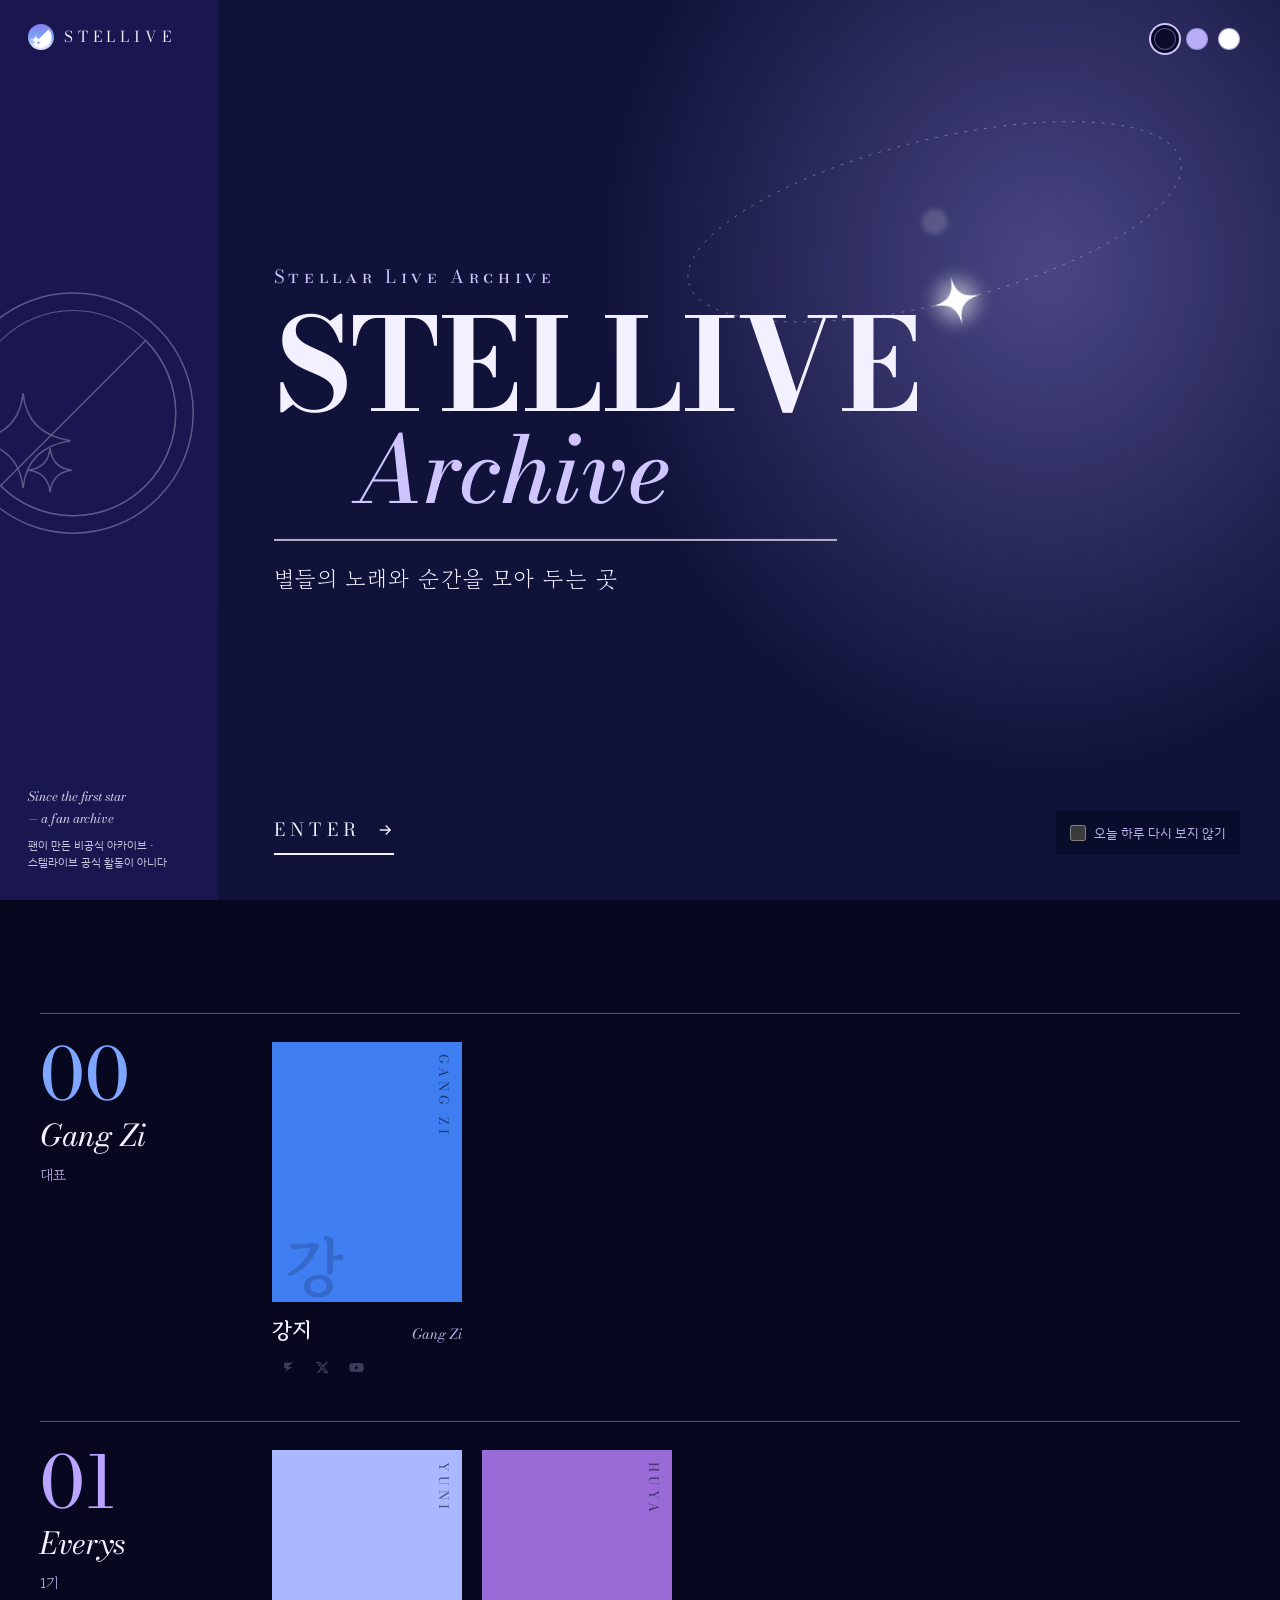
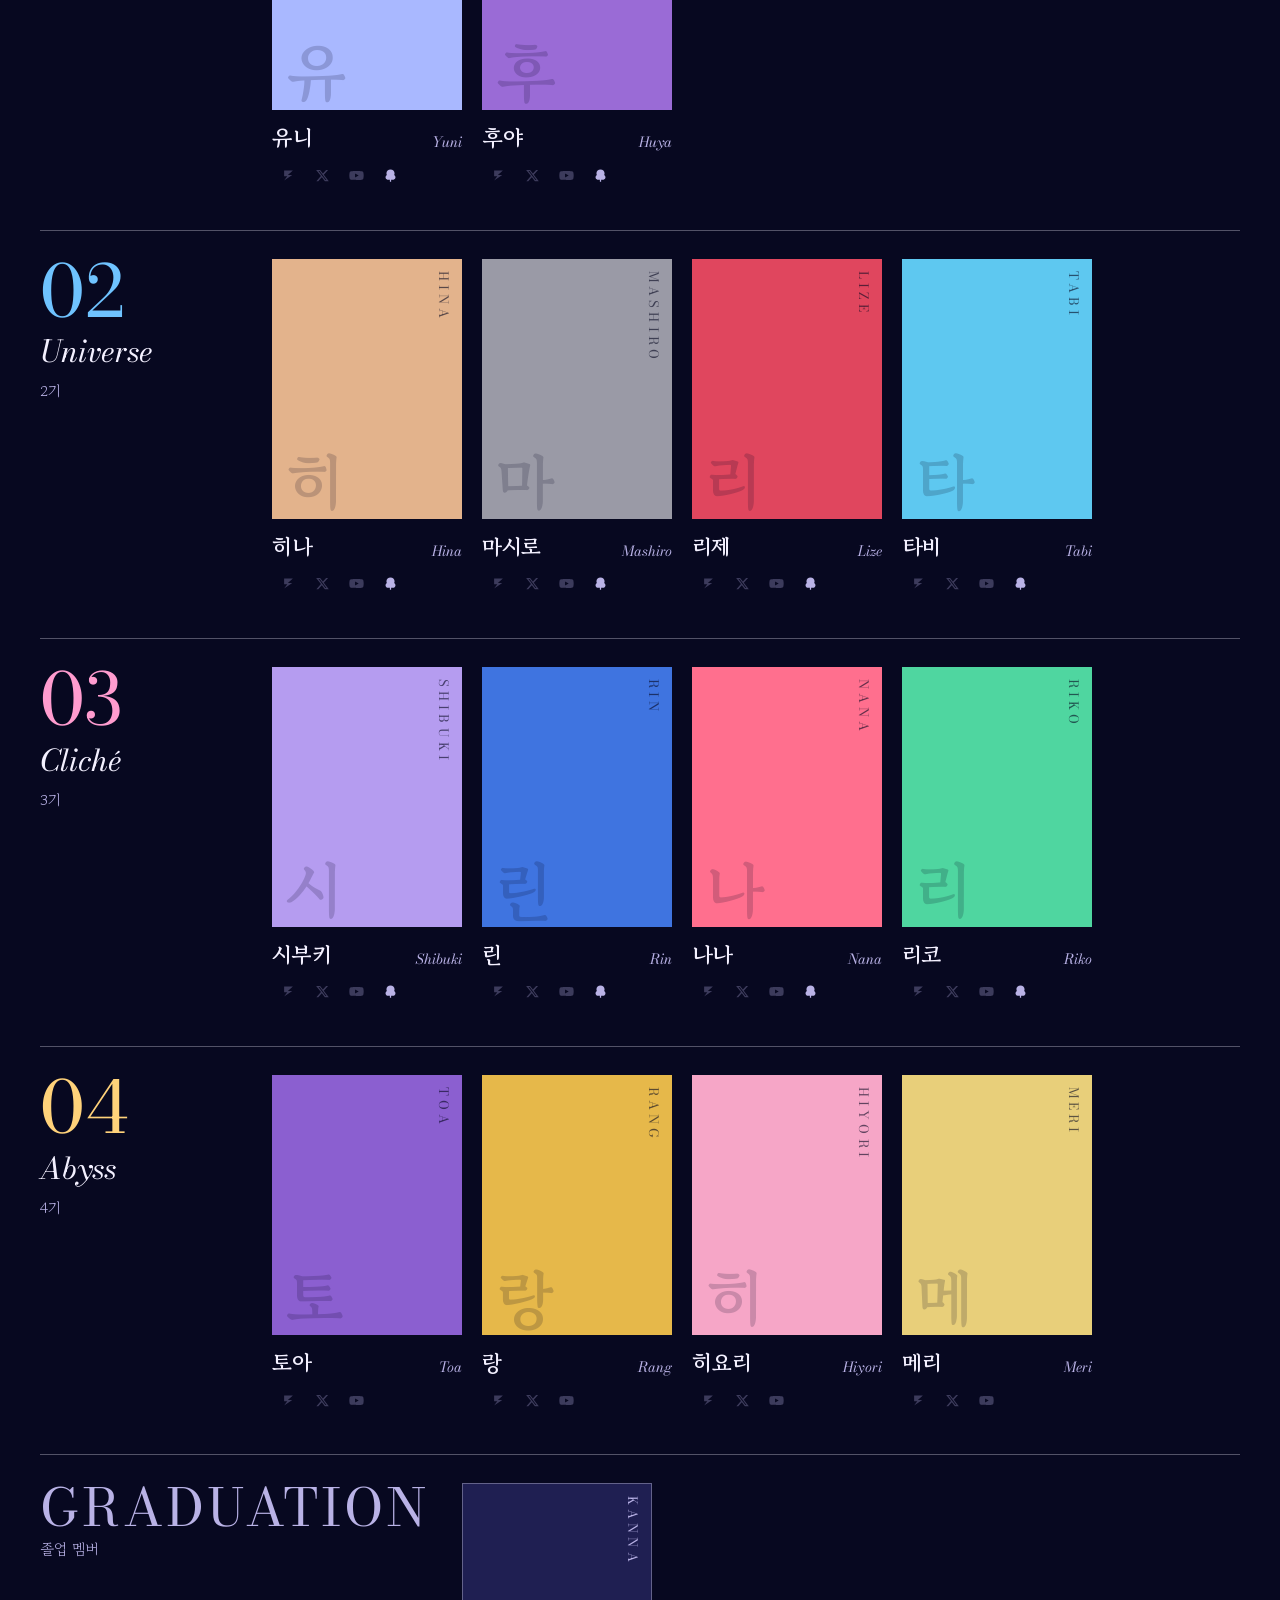
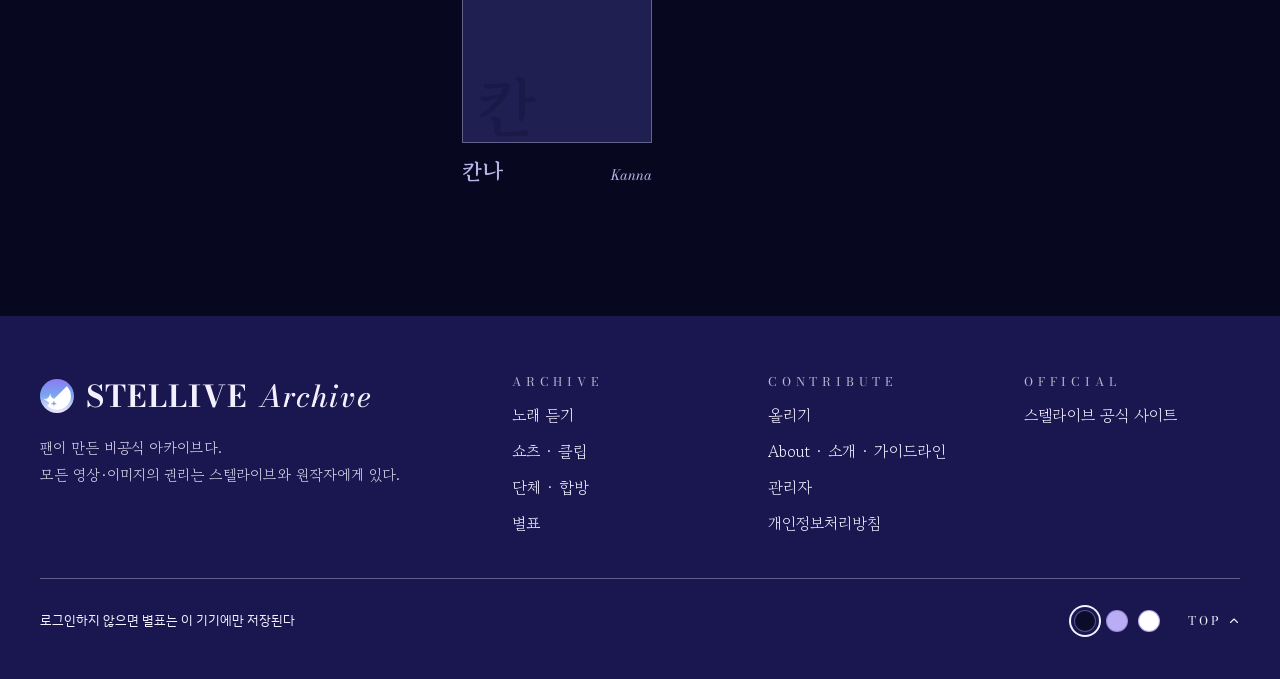
<file: index.html>
<!DOCTYPE html>
<html lang="ko">
<head>
<meta charset="utf-8">
<meta name="viewport" content="width=device-width, initial-scale=1, viewport-fit=cover">
<title>STELLIVE ARCHIVE</title>
<meta name="description" content="팬이 만든 비공식 스텔라이브 아카이브 — 멤버별 커버곡 · 오리곡 · 클립 · 팬아트">
<meta name="theme-color" content="#070820">
<link rel="icon" href="assets/logo.svg" type="image/svg+xml">
<link rel="preconnect" href="https://fonts.googleapis.com">
<link rel="preconnect" href="https://fonts.gstatic.com" crossorigin>
<link href="https://fonts.googleapis.com/css2?family=Bodoni+Moda:ital,opsz,wght@0,6..96,400..900;1,6..96,400..900&family=Gowun+Batang:wght@400;700&family=IBM+Plex+Sans+KR:wght@400;500;600&family=Noto+Sans+KR:wght@400;500;700&display=swap" rel="stylesheet">
<link rel="stylesheet" href="assets/style.css">
<script src="config.js"></script>
<script src="js/common.js"></script>
</head>
<body>
<canvas id="sky" aria-hidden="true"></canvas>
<div id="npGlow" aria-hidden="true"><i></i><i></i></div>

<!-- 첫 화면 (하루 한 번) -->
<section id="intro" hidden aria-label="첫 화면">
  <div class="in-wall">
    <div class="in-brand"><img src="assets/logo.svg" data-img="logo" data-ei="images.logo" data-pos="logo.intro" alt=""><span data-t="brand.name"></span></div>
    <img class="in-crest" id="introCrestImg" alt="" aria-hidden="true" data-ei="images.crest" data-pos="crest" hidden>
    <svg class="in-crest" id="introCrestSvg" data-ei="images.crest" data-pos="crest" viewBox="0 0 100 100" aria-hidden="true"><g fill="none" stroke="currentColor" stroke-width=".6"><circle cx="50" cy="50" r="48"/><circle cx="50" cy="50" r="41" stroke-width=".4"/><path d="M79 21A41 41 0 1 1 21 79Z"/><path d="M30 42Q31.6 58.4 49 61 31.6 63.6 30 80 28.4 63.6 10.5 61 28.4 58.4 30 42Z"/><path d="M40.8 64Q41.6 71.9 49.5 72.8 41.6 73.7 40.8 81.6 40 73.7 32.1 72.8 40 71.9 40.8 64Z"/></g></svg>
    <div class="in-foot">
      <em data-t="intro.wallEn"></em>
      <small data-t="intro.wallKo"></small>
    </div>
  </div>
  <div class="in-sky" id="introSky" data-ei="images.intro"></div>
  <!-- 공전하는 별: 앞(아래)으로 올 때 커지고 밝게, 뒤(위)로 갈 때 작고 흐리게 -->
  <svg class="in-orbit" id="introOrbit" viewBox="0 0 400 200" aria-hidden="true">
    <defs><path id="orbitPath" d="M20 100A180 58 0 1 0 380 100A180 58 0 1 0 20 100"/></defs>
    <use href="#orbitPath" class="orb-line"/>
    <circle class="orb-core" cx="200" cy="100" r="9"/>
    <g>
      <animateMotion dur="16s" repeatCount="indefinite"><mpath href="#orbitPath"/></animateMotion>
      <g>
        <animateTransform attributeName="transform" type="scale" dur="16s" repeatCount="indefinite" values=".7;1.35;.7;.45;.7" keyTimes="0;.25;.5;.75;1" calcMode="spline" keySplines=".4 0 .6 1;.4 0 .6 1;.4 0 .6 1;.4 0 .6 1"/>
        <animate attributeName="opacity" dur="16s" repeatCount="indefinite" values=".75;1;.75;.35;.75" keyTimes="0;.25;.5;.75;1"/>
        <circle class="orb-glow" r="13"/>
        <path class="orb-star" transform="scale(1.45)" d="M0-9C.5-2.5 2.5-.5 9 0 2.5.5.5 2.5 0 9-.5 2.5-2.5.5-9 0-2.5-.5-.5-2.5 0-9Z"/>
      </g>
    </g>
  </svg>
  <div class="in-dots" id="introDots"></div>
  <div class="in-type">
    <span class="sc" data-t="intro.kicker"></span>
    <span class="in-title" data-t="intro.title"></span>
    <span class="in-sub" data-t="intro.sub"></span>
    <i class="in-rule"></i>
    <span class="in-ko" data-t="intro.ko"></span>
  </div>
  <button type="button" class="in-enter" id="enterBtn"><span data-t="intro.enter"></span>
    <svg viewBox="0 0 24 24" aria-hidden="true"><path d="M5 12h14M13 6l6 6-6 6" fill="none" stroke="currentColor" stroke-width="1.8"/></svg>
  </button>
  <label class="in-skip"><input type="checkbox" id="skipToday"><span data-t="intro.skip"></span></label>
</section>

<!-- 왼쪽 벽에 마우스를 대면 목차가 나온다 -->
<div class="edge edge-left" id="edgeLeft" aria-hidden="true"></div>
<button type="button" class="index-tab" id="indexTab" aria-label="목차 열기" aria-controls="drawer"><span data-t="nav.title"></span></button>
<aside id="drawer" aria-label="목차"></aside>

<!-- 위 링크 줄: 오른쪽 위 ☰ 로 연다 -->
<header id="topbar">
  <button type="button" class="icon-btn menu-btn" id="menuBtn" aria-label="목차 열기">
    <svg viewBox="0 0 24 24"><path fill="none" stroke="currentColor" stroke-width="2" stroke-linecap="round" d="M4 7h16M4 12h16M4 17h16"/></svg>
  </button>
  <a class="tb-brand" href="#/"><img src="assets/logo.svg" data-img="logo" alt=""><span data-t="brand.name"></span></a>
  <nav class="tb-links" id="tbLinks"></nav>
  <button type="button" class="btn sm solid tb-up" data-upload="{}" data-t="nav.upload"></button>
</header>

<!-- 왼쪽 위 로고: 누르면 홈 -->
<a class="home-logo" href="#/" aria-label="홈으로"><img src="assets/logo.svg" data-img="logo" data-ei="images.logo" data-pos="logo.home" alt=""></a>

<div class="corner" id="corner">
  <span id="cornerDots"></span>
  <button type="button" class="btn sm line" id="introBtn" title="첫 화면 다시 보기">
    <svg viewBox="0 0 24 24" aria-hidden="true"><path d="M12 2.5c.5 4.8 2.7 8 9.5 9.5-6.8 1.5-9 4.7-9.5 9.5-.5-4.8-2.7-8-9.5-9.5 6.8-1.5 9-4.7 9.5-9.5z" fill="none" stroke="currentColor" stroke-width="1.6" stroke-linejoin="round"/></svg>
    <b data-t="nav.intro"></b>
  </button>
  <button type="button" class="btn sm line burger" id="topBtn" aria-label="링크 줄 열기" aria-expanded="false" aria-controls="topbar">
    <svg viewBox="0 0 24 24" aria-hidden="true"><path fill="none" stroke="currentColor" stroke-width="2" stroke-linecap="round" d="M4 7h16M4 12h16M4 17h16"/></svg>
  </button>
</div>

<main id="view"></main>

<!-- 영상 창 -->
<div id="stage" data-view="mini" data-kind="">
  <div class="stage-bar">
    <button type="button" data-s="page" title="노래 창" aria-label="노래 창으로 크게 보기">⛶</button>
    <button type="button" data-s="big" title="크게" aria-label="크게">⤢</button>
    <button type="button" data-s="mini" title="작게" aria-label="작게">▭</button>
    <button type="button" data-s="hidden" title="숨기기 (소리는 계속)" aria-label="숨기기">—</button>
  </div>
  <div class="stage-body">
    <div id="ytWrap"><div id="ytHost"></div></div>
    <video playsinline controls></video>
    <iframe allow="autoplay; encrypted-media" allowfullscreen title="드라이브 미리보기"></iframe>
    <div class="stage-cover" aria-hidden="true"></div>
  </div>
</div>

<!-- 아래 플레이어 -->
<div id="player" hidden>
  <input id="pSeek" type="range" min="0" max="1000" value="0" aria-label="재생 위치">
  <div class="p-row">
    <div class="p-now">
      <button type="button" id="pThumb" data-p="page" aria-label="노래 창 열기"></button>
      <div data-p="page" class="p-txt"><b id="pTitle"></b><small id="pSub"></small></div>
      <button type="button" class="icon-btn" data-p="fav" title="별표"></button>
    </div>
    <div class="p-ctl">
      <button type="button" class="icon-btn" data-p="shuffle" title="랜덤" aria-label="랜덤"></button>
      <button type="button" class="icon-btn" data-p="prev" title="이전" aria-label="이전"></button>
      <button type="button" class="icon-btn big" data-p="toggle" title="재생/일시정지" aria-label="재생/일시정지"></button>
      <button type="button" class="icon-btn" data-p="next" title="다음" aria-label="다음"></button>
      <button type="button" class="icon-btn on" data-p="repeat" title="전체 반복" aria-label="반복"></button>
    </div>
    <div class="p-side">
      <span id="pSrc"></span>
      <button type="button" class="chip-btn" data-p="prefer"></button>
      <span id="pTime"></span>
      <button type="button" class="icon-btn" data-p="page" title="노래 창" aria-label="노래 창"></button>
      <button type="button" class="icon-btn on" data-p="hide" title="영상 창 보이기/숨기기" aria-label="영상 창"></button>
      <button type="button" class="icon-btn" data-p="queue" title="재생 목록" aria-label="재생 목록"></button>
      <button type="button" class="icon-btn" data-p="close" title="노래 끄고 내리기" aria-label="노래 끄고 내리기"></button>
    </div>
  </div>
</div>
<div id="queue"><div class="q-head"><b data-t="player.queue"></b><span></span></div><ol></ol></div>

<!-- 댓글 창 (쇼츠 · 클립) -->
<aside id="cmPanel" hidden aria-label="댓글"></aside>

<!-- 보기 창 -->
<div class="modal" id="viewer" hidden>
  <div class="modal-box wide" role="dialog" aria-modal="true" aria-label="보기">
    <button type="button" class="icon-btn close" data-close aria-label="닫기"></button>
    <div class="viewer-body"></div>
    <div class="viewer-foot"></div>
  </div>
</div>

<!-- 올리기 창 -->
<div class="modal" id="upload" hidden>
  <form class="modal-box" autocomplete="off" role="dialog" aria-modal="true" aria-labelledby="upH">
    <button type="button" class="icon-btn close" data-close aria-label="닫기"></button>
    <h2 id="upH"><span class="sc">Upload</span><span data-t="upload.title"></span></h2>
    <p class="hint" id="upHint"></p>
    <p class="hint quota" id="upQuota"></p>

    <div class="field"><span data-t="upload.kind"></span><div class="chips" id="upKind"></div></div>
    <div class="field"><span><span data-t="upload.members"></span> <em data-t="upload.membersNote"></em></span><div class="chips" id="upMembers"></div></div>
    <label class="field"><span><span data-t="upload.group"></span> <em data-t="upload.groupNote"></em></span><select id="upGroup"></select></label>
    <label class="field"><span data-t="upload.titleField"></span><input id="upTitle" data-tp="upload.titlePh"></label>

    <fieldset class="sources">
      <legend><span data-t="upload.where"></span> <em data-t="upload.whereNote"></em></legend>
      <label class="field"><span><span data-t="upload.link"></span> <em data-t="upload.linkNote"></em></span><input id="upUrl" type="url" placeholder="https://"></label>
      <label class="field drop"><input id="upFile" type="file" accept="video/*,audio/*,image/*"><span class="drop-txt" data-t="upload.drop"></span></label>
      <label class="field"><span><span data-t="upload.alt"></span> <em data-t="upload.altNote"></em></span><input id="upAlt" type="url" placeholder="https://drive.google.com/file/d/…"></label>
    </fieldset>

    <p class="hint small"><a href="#/about" data-t="upload.rules"></a></p>
    <div class="modal-actions">
      <span class="grow" id="upStatus"></span>
      <button type="submit" class="btn solid" id="upSubmit" data-t="upload.submit"></button>
    </div>
  </form>
</div>

<script src="js/texts.js"></script>
<script src="js/guide.js"></script>
<script src="js/player.js"></script>
<script src="js/app.js"></script>
<script src="js/edit.js"></script>
</body>
</html>
</file>
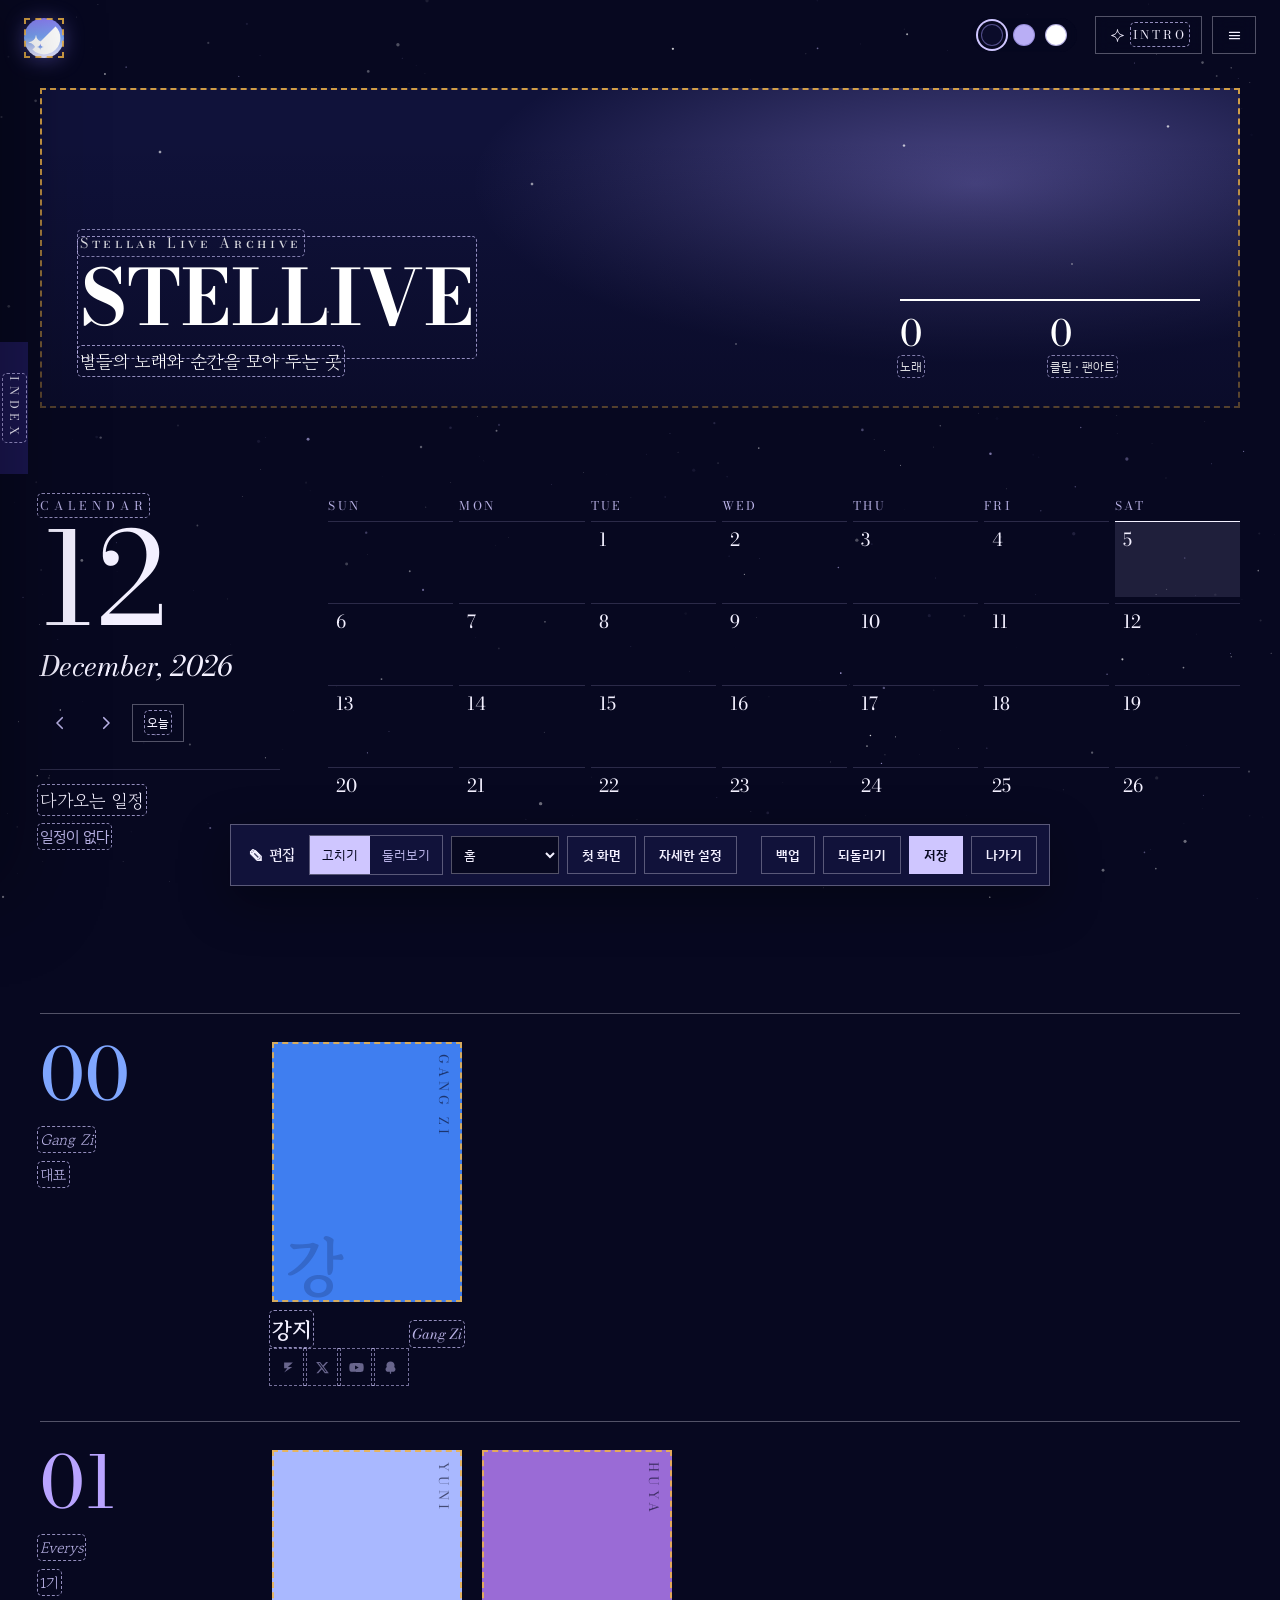
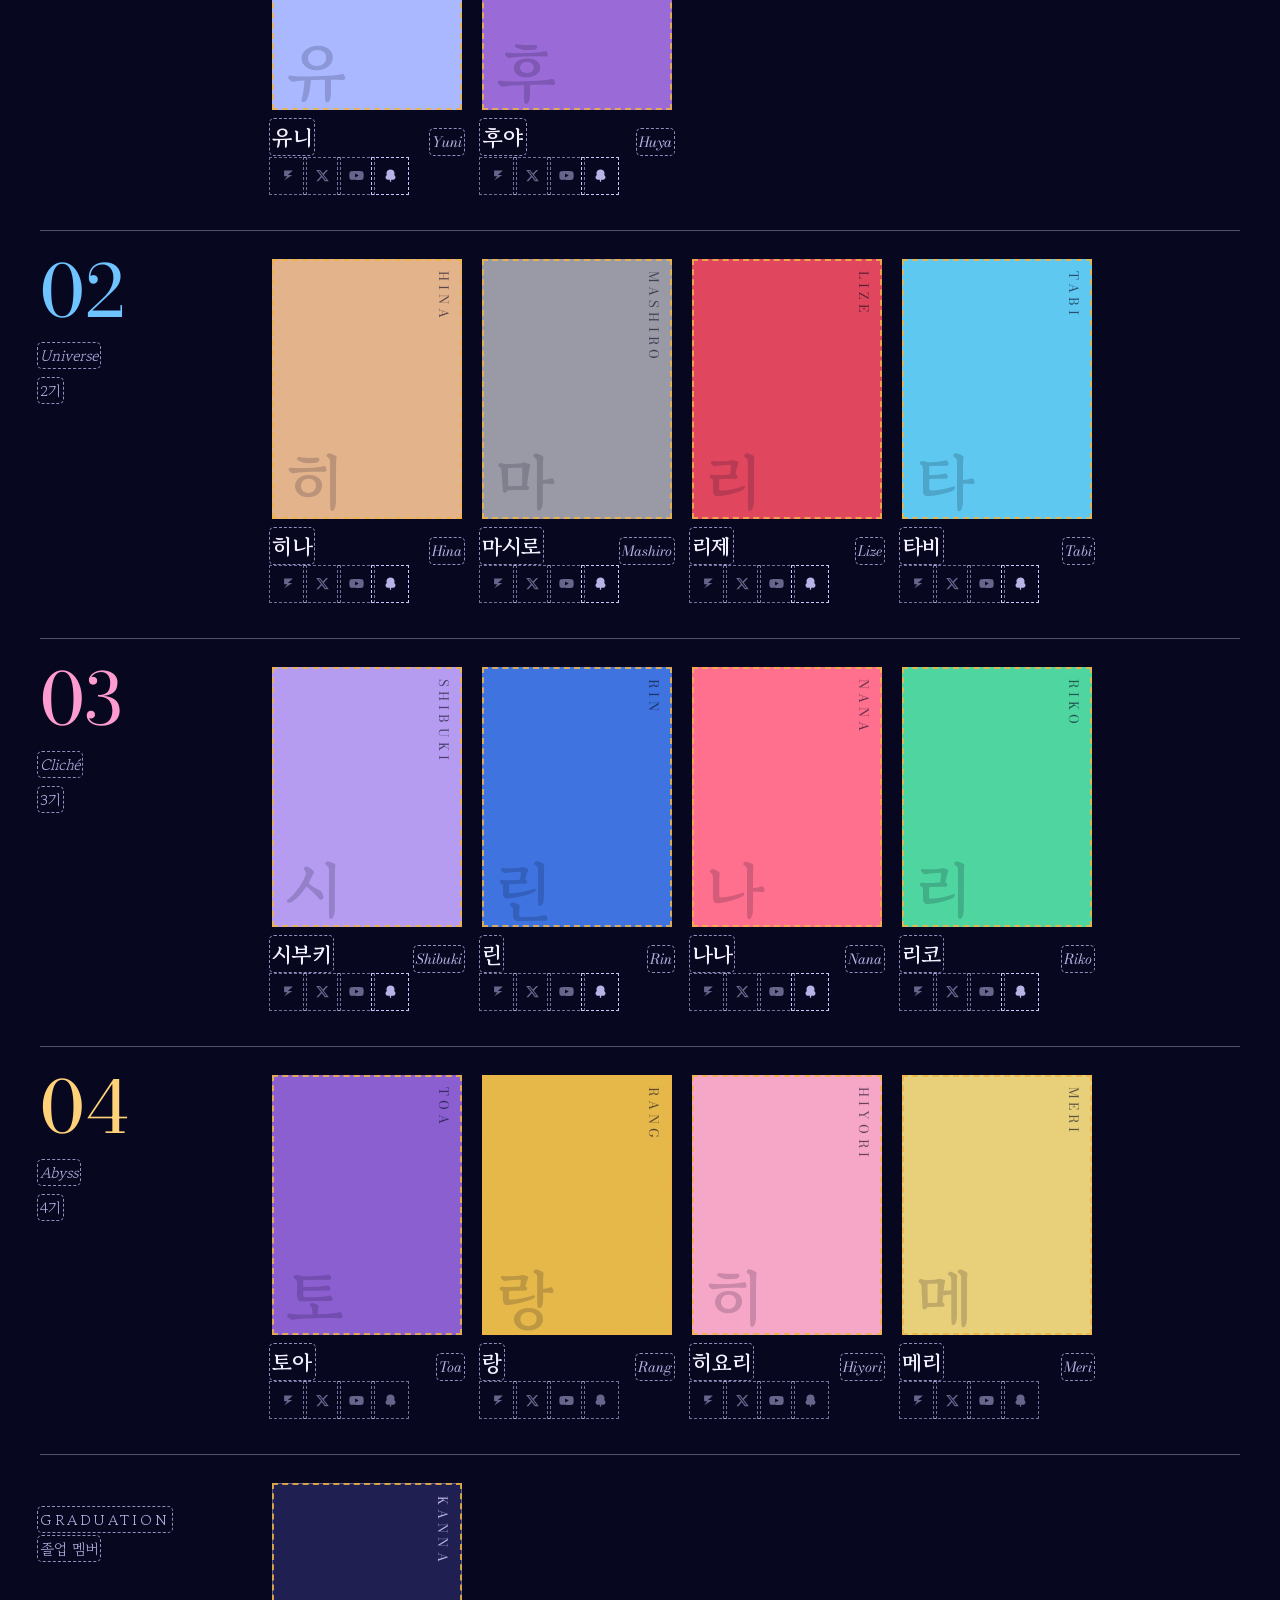
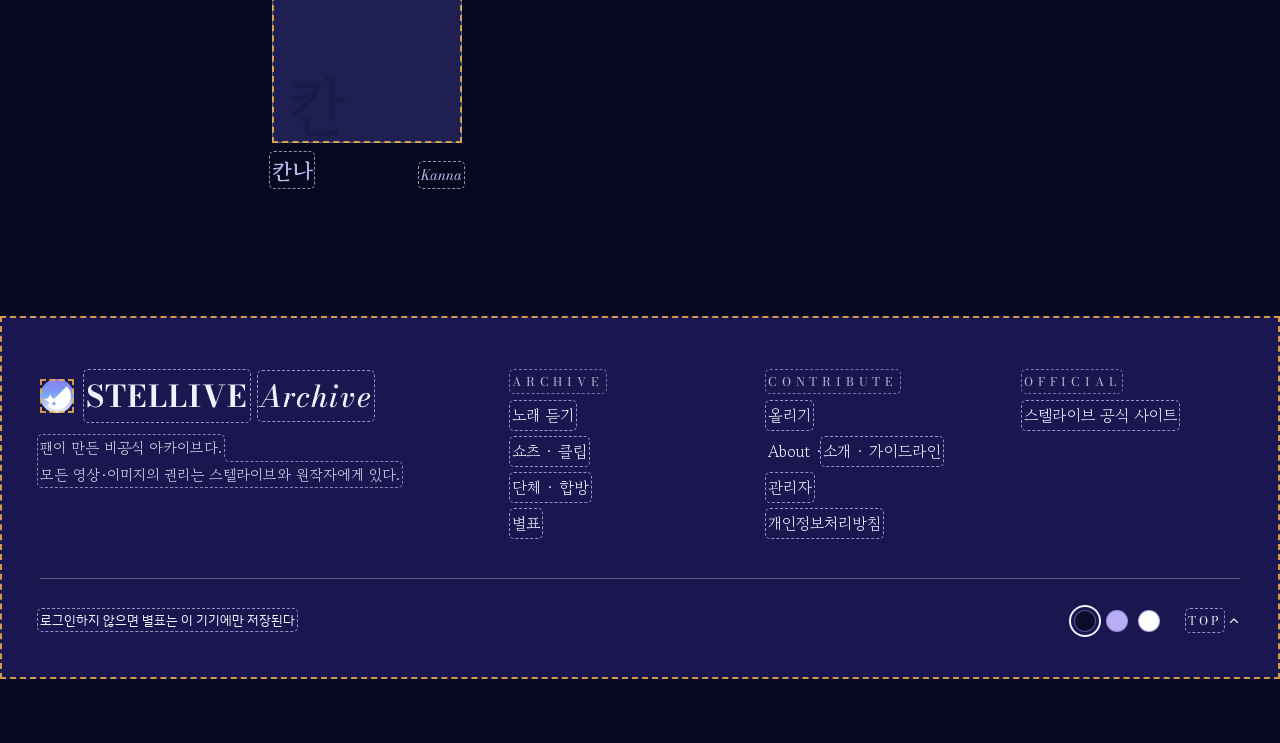
<file: admin.html>
<!DOCTYPE html>
<html lang="ko">
<head>
<meta charset="utf-8">
<meta name="viewport" content="width=device-width, initial-scale=1">
<title>STELLIVE 관리자</title>
<meta name="robots" content="noindex">
<link rel="icon" href="assets/logo.svg" type="image/svg+xml">
<link rel="preconnect" href="https://fonts.googleapis.com">
<link href="https://fonts.googleapis.com/css2?family=Bodoni+Moda:ital,opsz,wght@0,6..96,400..900;1,6..96,400..900&family=Gowun+Batang:wght@400;700&family=IBM+Plex+Sans+KR:wght@400;500;600&display=swap" rel="stylesheet">
<link rel="stylesheet" href="assets/style.css">
<script>
  // admin.html 을 그냥 열면 사이트를 보면서 고치는 편집 모드로 간다. 목록 화면은 admin.html#site 처럼 탭을 붙여 연다
  if (!location.hash) location.replace('./?edit#/');
</script>
<script src="config.js"></script>
<script src="js/common.js"></script>
<style>
  :root { --raise: var(--panel); --raise2: var(--tile); }
  .adm { max-width: 1180px; margin: 0 auto; padding: 28px 24px 120px; display: flex; flex-direction: column; gap: 22px; }
  .adm-top { display: flex; align-items: center; gap: 12px; flex-wrap: wrap; }
  .adm-brand { display: flex; align-items: center; gap: 12px; font-family: var(--bodoni); font-size: 15px; letter-spacing: .32em; }
  .adm-brand img { width: 30px; height: 30px; }
  .adm-brand small { font-size: 11px; letter-spacing: .4em; color: var(--dim); }
  .panel { background: var(--panel); border: 1px solid var(--line); padding: 24px; }
  .adm .tabs { margin: 0; }
  .adm .tabs a { font-family: var(--batang); font-size: 19px; }
  .row { display: flex; gap: 10px; align-items: flex-end; flex-wrap: wrap; }
  .row > .field { flex: 1 1 160px; }
  .imgf { display: flex; gap: 10px; align-items: center; }
  .imgf .prev { width: 64px; height: 64px; background: var(--tile) center / cover; flex: none; border: 1px solid var(--line); }
  .imgf .prev.wide { width: 140px; height: 48px; }
  .imgf .prev.tall { width: 48px; height: 72px; background-size: contain; background-repeat: no-repeat; }
  .imgf input[type=text] { flex: 1; }
  .mlist { display: flex; flex-direction: column; gap: 4px; }
  .mrow { display: flex; align-items: center; gap: 10px; padding: 8px 10px; border: 1px solid var(--line); cursor: pointer; font-family: var(--batang); font-size: 17px; }
  .mrow.on { border-color: var(--accent); background: var(--today); }
  .mrow small { color: var(--dim); margin-left: auto; font-size: 12px; font-family: var(--sans); }
  .two { display: grid; grid-template-columns: 260px 1fr; gap: 20px; align-items: start; }
  .editor { display: flex; flex-direction: column; gap: 14px; }
  .editor h2 { font-family: var(--batang); font-size: 24px; }
  .savebar { position: fixed; left: 0; right: 0; bottom: 0; z-index: 50; padding: 12px 24px; display: flex; gap: 10px; align-items: center; justify-content: flex-end; background: var(--bar); border-top: 1px solid var(--line2); backdrop-filter: blur(16px); }
  .savebar #dirty { color: var(--accent); font-size: 13px; margin-right: auto; }
  .ctable { width: 100%; border-collapse: collapse; font-size: 13px; }
  .ctable td, .ctable th { padding: 8px; border-bottom: 1px solid var(--line); text-align: left; vertical-align: middle; }
  .ctable th { color: var(--dim); font-weight: 600; }
  .ctable td.t { max-width: 320px; overflow: hidden; text-overflow: ellipsis; white-space: nowrap; }
  .gate { text-align: center; padding: 18px 20px; display: flex; flex-direction: column; align-items: center; gap: 14px; font-size: 14px; }
  .gate h2 { font-family: var(--batang); font-size: 24px; }
  .check { display: inline-flex; align-items: center; gap: 8px; min-height: 44px; font-size: 14px; }
  .check input { width: 18px; height: 18px; accent-color: var(--accent); }
  textarea { resize: vertical; min-height: 70px; }
  .field input[type=color], input[type=color] { width: 100%; min-width: 64px; height: 44px; padding: 4px; border: 1px solid var(--line2); background: var(--bg); cursor: pointer; }
  input[type=color]::-webkit-color-swatch-wrapper { padding: 0; }
  input[type=color]::-webkit-color-swatch { border: 0; }
  input[type=color]::-moz-color-swatch { border: 0; }
  .danger { color: #d23a52 !important; }
  @media (max-width: 760px) { .two { grid-template-columns: 1fr; } }
</style>
</head>
<body>
<canvas id="sky" aria-hidden="true"></canvas>
<div class="nebula" aria-hidden="true"></div>

<div class="adm">
  <div class="adm-top">
    <a class="adm-brand" href="./"><img src="assets/logo.svg" alt="">STELLIVE <small>ADMIN</small></a>
    <span class="grow"></span>
    <a class="btn sm solid" href="./?edit#/">✎ 사이트에서 보며 고치기</a>
    <span id="admDots"></span>
    <div id="login"></div>
  </div>
  <div id="gate" class="panel gate"></div>
  <div id="app" hidden>
    <nav class="tabs" id="admTabs">
      <a href="#site">사이트</a>
      <a href="#groups">기수</a>
      <a href="#members">멤버</a>
      <a href="#events">일정</a>
      <a href="#texts">글자</a>
      <a href="#colors">테마 색</a>
      <a href="#about">About</a>
      <a href="#content">올라온 것</a>
    </nav>
    <section class="panel" id="pane" style="margin-top:16px"></section>
  </div>
</div>

<div class="savebar" id="savebar" hidden>
  <span id="dirty"></span>
  <button class="btn sm" id="dlJson">site.json 내려받기</button>
  <button class="btn solid" id="saveBtn">저장</button>
</div>

<script src="js/texts.js"></script>
<script src="js/guide.js"></script>
<script src="js/admin.js"></script>
</body>
</html>
</file>
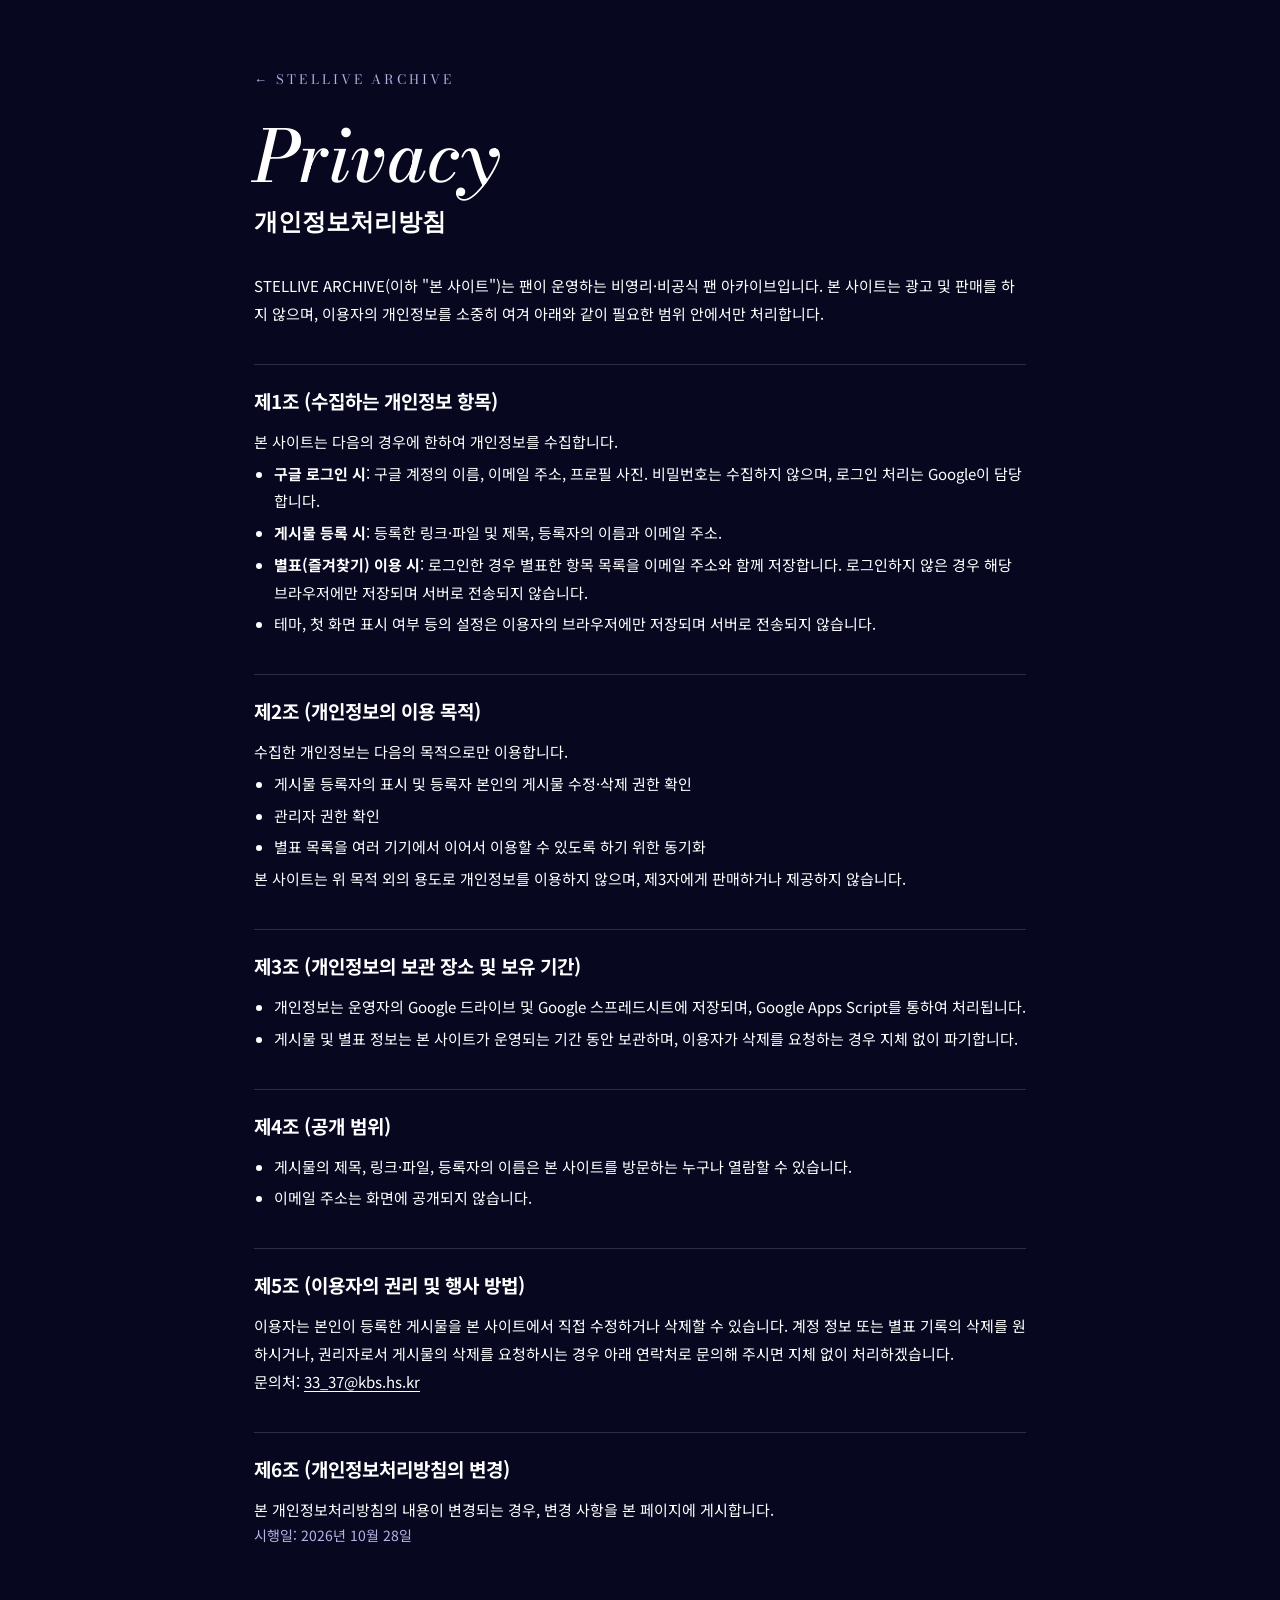
<file: privacy.html>
<!DOCTYPE html>
<html lang="ko">
<head>
<meta charset="utf-8">
<meta name="viewport" content="width=device-width, initial-scale=1">
<title>개인정보처리방침 · STELLIVE ARCHIVE</title>
<meta name="description" content="STELLIVE ARCHIVE 개인정보처리방침">
<link rel="icon" href="assets/logo.svg" type="image/svg+xml">
<link rel="preconnect" href="https://fonts.googleapis.com">
<link href="https://fonts.googleapis.com/css2?family=Bodoni+Moda:ital,opsz,wght@0,6..96,400..900;1,6..96,400..900&family=Noto+Sans+KR:wght@400;500;700&display=swap" rel="stylesheet">
<link rel="stylesheet" href="assets/style.css">
<script>try { document.documentElement.dataset.theme = JSON.parse(localStorage.getItem('stl.theme')) || 'dark'; } catch (e) {}</script>
<style>
  .pv { max-width: 820px; margin: 0 auto; padding: 64px 24px 96px; font-family: var(--gothic); color: var(--ink); line-height: 1.85; }
  .pv a { color: var(--ink); text-decoration: underline; text-underline-offset: 3px; }
  .pv .back { font-family: var(--bodoni); letter-spacing: .24em; font-size: 13px; text-decoration: none; color: var(--dim); }
  .pv h1 { font-family: var(--bodoni); font-style: italic; font-weight: 500; font-size: clamp(44px, 7vw, 72px); line-height: 1; margin: 28px 0 8px; }
  .pv .ko { font-size: 24px; font-weight: 700; margin-bottom: 28px; }
  .pv h2 { font-size: 19px; margin: 36px 0 10px; padding-top: 18px; border-top: 1px solid var(--line); }
  .pv ul { padding-left: 20px; }
  .pv li { margin: 4px 0; }
  .pv .muted { color: var(--dim); font-size: 14px; }
</style>
</head>
<body>
<main class="pv">
  <a class="back" href="./">← STELLIVE ARCHIVE</a>
  <h1>Privacy</h1>
  <p class="ko">개인정보처리방침</p>
  <p>STELLIVE ARCHIVE(이하 "본 사이트")는 팬이 운영하는 비영리·비공식 팬 아카이브입니다. 본 사이트는 광고 및 판매를 하지 않으며, 이용자의 개인정보를 소중히 여겨 아래와 같이 필요한 범위 안에서만 처리합니다.</p>

  <h2>제1조 (수집하는 개인정보 항목)</h2>
  <p>본 사이트는 다음의 경우에 한하여 개인정보를 수집합니다.</p>
  <ul>
    <li><b>구글 로그인 시</b>: 구글 계정의 이름, 이메일 주소, 프로필 사진. 비밀번호는 수집하지 않으며, 로그인 처리는 Google이 담당합니다.</li>
    <li><b>게시물 등록 시</b>: 등록한 링크·파일 및 제목, 등록자의 이름과 이메일 주소.</li>
    <li><b>별표(즐겨찾기) 이용 시</b>: 로그인한 경우 별표한 항목 목록을 이메일 주소와 함께 저장합니다. 로그인하지 않은 경우 해당 브라우저에만 저장되며 서버로 전송되지 않습니다.</li>
    <li>테마, 첫 화면 표시 여부 등의 설정은 이용자의 브라우저에만 저장되며 서버로 전송되지 않습니다.</li>
  </ul>

  <h2>제2조 (개인정보의 이용 목적)</h2>
  <p>수집한 개인정보는 다음의 목적으로만 이용합니다.</p>
  <ul>
    <li>게시물 등록자의 표시 및 등록자 본인의 게시물 수정·삭제 권한 확인</li>
    <li>관리자 권한 확인</li>
    <li>별표 목록을 여러 기기에서 이어서 이용할 수 있도록 하기 위한 동기화</li>
  </ul>
  <p>본 사이트는 위 목적 외의 용도로 개인정보를 이용하지 않으며, 제3자에게 판매하거나 제공하지 않습니다.</p>

  <h2>제3조 (개인정보의 보관 장소 및 보유 기간)</h2>
  <ul>
    <li>개인정보는 운영자의 Google 드라이브 및 Google 스프레드시트에 저장되며, Google Apps Script를 통하여 처리됩니다.</li>
    <li>게시물 및 별표 정보는 본 사이트가 운영되는 기간 동안 보관하며, 이용자가 삭제를 요청하는 경우 지체 없이 파기합니다.</li>
  </ul>

  <h2>제4조 (공개 범위)</h2>
  <ul>
    <li>게시물의 제목, 링크·파일, 등록자의 이름은 본 사이트를 방문하는 누구나 열람할 수 있습니다.</li>
    <li>이메일 주소는 화면에 공개되지 않습니다.</li>
  </ul>

  <h2>제5조 (이용자의 권리 및 행사 방법)</h2>
  <p>이용자는 본인이 등록한 게시물을 본 사이트에서 직접 수정하거나 삭제할 수 있습니다. 계정 정보 또는 별표 기록의 삭제를 원하시거나, 권리자로서 게시물의 삭제를 요청하시는 경우 아래 연락처로 문의해 주시면 지체 없이 처리하겠습니다.</p>
  <p>문의처: <a href="mailto:33_37@kbs.hs.kr">33_37@kbs.hs.kr</a></p>

  <h2>제6조 (개인정보처리방침의 변경)</h2>
  <p>본 개인정보처리방침의 내용이 변경되는 경우, 변경 사항을 본 페이지에 게시합니다.</p>
  <p class="muted">시행일: 2026년 10월 28일</p>
</main>
</body>
</html>
</file>
<file: assets/style.css>
/* ══ STELLIVE ARCHIVE ═══════════════════════════════════════
   글꼴: Bodoni Moda (영문·숫자) · Gowun Batang (한글 제목) · IBM Plex Sans KR (본문)
   테마: html[data-theme] = dark(밤하늘) | lavender(라벤더) | white(하양)
   ══════════════════════════════════════════════════════════ */

:root, [data-theme="dark"] {
  --bg: #070820; --fg: #f3f0ff; --dim: #b9b2e6; --mute: #8f88c4; --accent: #cfc6ff;
  --panel: #11123a; --tile: #1f1f52; --line: rgba(207,198,255,.18); --line2: rgba(243,240,255,.32);
  --wall: #1a1650; --wall-fg: #f3f0ff; --btn: #cfc6ff; --btn-fg: #070820;
  --bar: rgba(10,11,38,.95); --today: rgba(207,198,255,.12); --scrim: rgba(7,8,32,.6);
  --star: 255,255,255; --star2: 200,190,255;
  --sky: radial-gradient(60% 80% at 78% 30%, rgba(169,155,255,.38), transparent 70%), #10123a;
  --ink: #ffffff;
  color-scheme: dark;
}
[data-theme="lavender"] {
  --bg: #ebe7ff; --fg: #1d1850; --dim: #423c7c; --mute: #4f4a8a; --accent: #5b4fd6;
  --panel: #f6f4ff; --tile: #dcd6fa; --line: rgba(29,24,80,.16); --line2: rgba(29,24,80,.34);
  --wall: #5e50cf; --wall-fg: #ffffff; --btn: #5e50cf; --btn-fg: #ffffff;
  --bar: rgba(240,237,255,.96); --today: rgba(94,80,207,.14); --scrim: rgba(29,24,80,.45);
  --star: 255,255,255; --star2: 140,125,235;
  --sky: linear-gradient(180deg, #a99bf2 0%, #8fb0ee 60%, #c9d4f7 100%);
  --ink: #000000;
  color-scheme: light;
}
[data-theme="white"] {
  --bg: #fcfbff; --fg: #16143a; --dim: #46427a; --mute: #55518a; --accent: #5b4fd6;
  --panel: #f4f2fb; --tile: #ebe8f6; --line: rgba(22,20,58,.12); --line2: rgba(22,20,58,.28);
  --wall: #5e50cf; --wall-fg: #ffffff; --btn: #5e50cf; --btn-fg: #ffffff;
  --bar: rgba(255,255,255,.96); --today: rgba(94,80,207,.08); --scrim: rgba(22,20,58,.45);
  --star: 169,155,255; --star2: 120,110,230;
  --sky: linear-gradient(180deg, #9a8df0 0%, #84a6ec 60%, #b9c8f6 100%);
  --ink: #000000;
  color-scheme: light;
}
:root {
  --bodoni: 'Bodoni Moda', 'Times New Roman', serif;
  --batang: 'Gowun Batang', serif;
  --sans: 'IBM Plex Sans KR', system-ui, sans-serif;
  --gothic: 'Malgun Gothic', '맑은 고딕', 'Apple SD Gothic Neo', 'Noto Sans KR', sans-serif;
  --player: 0px;
}
body.has-player { --player: 84px; }

/* 테마 전환: 새 테마가 누른 곳에서 부드러운 가장자리의 원으로 번진다 */
@property --vt-r { syntax: '<length>'; inherits: true; initial-value: 0px; }
::view-transition-old(root), ::view-transition-new(root) { animation: none; mix-blend-mode: normal; }
::view-transition-new(root) {
  -webkit-mask-image: radial-gradient(circle at var(--vt-x, 50%) var(--vt-y, 50%), #000 calc(var(--vt-r) - 220px), transparent var(--vt-r));
          mask-image: radial-gradient(circle at var(--vt-x, 50%) var(--vt-y, 50%), #000 calc(var(--vt-r) - 220px), transparent var(--vt-r));
  animation: theme-spread 1.1s cubic-bezier(.45, 0, .25, 1) forwards;
}
@keyframes theme-spread { from { --vt-r: 0px; } to { --vt-r: var(--vt-end, 150vmax); } }

* { box-sizing: border-box; margin: 0; padding: 0; }
html { scroll-behavior: smooth; overflow-x: clip; }
body {
  /* Bodoni 는 글자가 클수록 가는 선이 더 가늘어진다(광학 크기). 작은 글자용 모양으로 고정해 가는 선을 굵게 — 4가 1처럼 안 보이게 */
  font-variation-settings: 'opsz' 10;
  background: var(--bg); color: var(--fg);
  font-family: var(--sans); font-size: 15px; line-height: 1.6;
  -webkit-font-smoothing: antialiased; min-height: 100vh; overflow-x: hidden;
  transition: background-color .3s, color .3s;
}
a { color: inherit; text-decoration: none; }
button { font: inherit; color: inherit; background: none; border: 0; cursor: pointer; }
img { display: block; max-width: 100%; }
svg { width: 1em; height: 1em; display: block; flex: none; }
input, select, textarea { font: inherit; color: inherit; }
[hidden] { display: none !important; }
:focus-visible { outline: 2px solid var(--accent); outline-offset: 2px; }
.grow { flex: 1; }
.muted { color: var(--dim); }

/* 글자 */
.sc { font-family: var(--bodoni); font-variant: small-caps; letter-spacing: .26em; font-size: 14px; color: var(--accent); display: block; }
.kk { font-family: var(--bodoni); font-size: 12px; letter-spacing: .4em; color: var(--dim); }
.bd { font-family: var(--bodoni); }
.it { font-family: var(--bodoni); font-style: italic; }
.ko { font-family: var(--batang); }
.heavy { font-weight: 700; font-variation-settings: 'opsz' 10; }

#sky { position: fixed; inset: 0; width: 100vw; height: 100vh; z-index: -1; pointer-events: none; }

/* ── 버튼 ── */
.btn {
  display: inline-flex; align-items: center; justify-content: center; gap: 8px;
  min-height: 44px; padding: 0 20px; font-weight: 600; font-size: 14px; white-space: nowrap;
  border: 1px solid var(--line2); transition: background .15s, color .15s, transform .1s;
}
.btn:hover { background: var(--today); }
.btn:active { transform: scale(.98); }
.btn.sm { min-height: 38px; padding: 0 14px; font-size: 13px; }
.btn.solid { background: var(--btn); color: var(--btn-fg); border-color: var(--btn); }
.btn.solid:hover { filter: brightness(1.08); }
.btn.line b { font-family: var(--bodoni); font-weight: 400; letter-spacing: .24em; font-size: 12px; }
.btn.line span { font-size: 12px; font-weight: 400; }
.btn:disabled { opacity: .5; cursor: default; }
.btn svg { font-size: 15px; }
.icon-btn { display: inline-grid; place-items: center; width: 40px; height: 40px; border-radius: 50%; color: var(--dim); font-size: 18px; transition: background .15s, color .15s; }
.icon-btn:hover { background: var(--today); color: var(--fg); }
.icon-btn.sm { width: 34px; height: 34px; font-size: 15px; }
.icon-btn.on { color: var(--accent); }

/* 테마 동그라미 */
.dots { display: inline-flex; align-items: center; gap: 10px; }
.dot { width: 22px; height: 22px; border-radius: 50%; border: 1px solid rgba(128,120,200,.6); transition: box-shadow .2s, transform .2s; }
.dot:hover { transform: scale(1.12); }
.dot[aria-pressed="true"] { box-shadow: 0 0 0 3px var(--bg), 0 0 0 5px var(--accent); }
.dot-dark { background: #0b0c2a; }
.dot-lavender { background: #b9aef5; }
.dot-white { background: #ffffff; }

/* ══ 첫 화면 ══ */
#intro {
  position: fixed; inset: 0; z-index: 90; display: flex; overflow: hidden;
  background: var(--bg); color: var(--fg); min-height: 520px;
  transition: transform 1.4s cubic-bezier(.65,0,.35,1), opacity 1.2s ease;
}
#intro.leaving { transform: translateX(-40%); opacity: 0; pointer-events: none; }
.in-wall {
  width: clamp(180px, 17vw, 320px); flex: none; position: relative; overflow: hidden;
  background: var(--wall); color: var(--wall-fg);
  display: flex; flex-direction: column; justify-content: space-between; padding: 24px 28px 28px;
}
.in-brand { display: flex; align-items: center; gap: 10px; font-family: var(--bodoni); font-size: 15px; letter-spacing: .32em; }
.in-brand img { width: 26px; height: 26px; }
.in-crest { position: absolute; left: -24%; top: 32%; width: 115%; height: auto; opacity: .3; pointer-events: none; }
.in-foot { display: flex; flex-direction: column; gap: 8px; position: relative; }
.in-foot em { font-family: var(--bodoni); font-size: 13px; line-height: 1.7; opacity: .85; }
.in-foot small { font-size: 11px; line-height: 1.6; opacity: .8; }
.in-sky { flex: 1; position: relative; background: var(--sky); background-size: cover; background-position: center; }
[data-theme="white"] .in-sky:not(.has-img) { background: radial-gradient(55% 60% at 80% 35%, rgba(169,155,255,.18), transparent 70%), #fcfbff; }
.in-sky.has-img::after { content: ''; position: absolute; inset: 0; background: linear-gradient(90deg, var(--scrim), transparent 60%); }
.in-dots { position: absolute; right: 40px; top: 28px; z-index: 2; }
.in-orbit { position: absolute; right: 5%; top: 9%; width: min(44vw, 78vh); height: auto; transform: rotate(-14deg); pointer-events: none; color: var(--accent); overflow: visible; }
[data-theme="dark"] .in-orbit, [data-theme="lavender"] .in-orbit { color: #fff; }
.orb-line { fill: none; stroke: currentColor; stroke-width: .6; stroke-dasharray: 2 5; opacity: .35; }
.orb-core { fill: currentColor; opacity: .16; filter: blur(2px); }
.orb-glow { fill: currentColor; opacity: .18; filter: blur(4px); }
.orb-star { fill: currentColor; filter: drop-shadow(0 0 4px currentColor); }
#intro.leaving .in-orbit { opacity: 0; transition: opacity .6s; }
@media (max-width: 820px) { .in-orbit { width: 80vw; right: -6%; top: 6%; } }
.in-type {
  --t: min(10vw, 19vh);
  position: absolute; left: calc(clamp(180px, 17vw, 320px) + 56px); top: 50%; transform: translateY(-56%);
  display: flex; flex-direction: column; z-index: 1;
}
.in-type .sc { font-size: max(14px, min(1.4vw, 2.6vh)); }
.in-title { font-family: var(--bodoni); font-weight: 700; font-variation-settings: 'opsz' 10; font-size: var(--t); line-height: .92; letter-spacing: -.005em; margin-top: 1.6vh; }
.in-sub { font-family: var(--bodoni); font-style: italic; font-weight: 500; font-variation-settings: 'opsz' 10; font-size: calc(var(--t) * .72); line-height: 1; color: var(--accent); margin-left: calc(var(--t) * .64); }
.in-rule { display: block; width: calc(var(--t) * 4.4); max-width: 70vw; height: 2px; background: var(--fg); opacity: .7; margin-top: 2.6vh; }
.in-ko { font-family: var(--batang); font-size: max(16px, min(1.75vw, 3.1vh)); margin-top: 2.2vh; letter-spacing: .04em; }
.in-enter {
  position: absolute; left: calc(clamp(180px, 17vw, 320px) + 56px); bottom: 5vh; z-index: 1;
  display: inline-flex; align-items: center; gap: 14px; min-height: 48px;
  font-family: var(--bodoni); font-size: 18px; letter-spacing: .3em; border-bottom: 2px solid currentColor;
}
.in-enter svg { font-size: 18px; transition: transform .2s; }
.in-enter:hover svg { transform: translateX(6px); }
.in-skip {
  position: absolute; right: 40px; bottom: 5vh; z-index: 1; display: inline-flex; align-items: center; gap: 8px;
  min-height: 44px; padding: 0 14px; font-size: 13px; color: var(--dim);
  background: color-mix(in srgb, var(--bg) 55%, transparent); cursor: pointer;
}
.in-skip input { accent-color: var(--accent); width: 16px; height: 16px; }

/* ══ 가장자리 메뉴 ══ */
.edge { position: fixed; z-index: 45; }
.edge-left { left: 0; top: 0; bottom: 0; width: 14px; }
.index-tab {
  position: fixed; left: 0; top: 38vh; z-index: 46; width: 28px; height: 132px;
  background: var(--wall); color: var(--wall-fg); display: grid; place-items: center; transition: width .2s;
}
.index-tab:hover { width: 34px; }
.index-tab span { writing-mode: vertical-rl; font-family: var(--bodoni); font-size: 12px; letter-spacing: .4em; }

/* 목차 */
#drawer {
  position: fixed; left: 0; top: 0; bottom: 0; z-index: 70; width: 400px; max-width: 88vw;
  color: var(--wall-fg); display: flex; flex-direction: column; overflow-y: auto; overscroll-behavior: contain; scrollbar-width: thin;
  background:
    radial-gradient(1.4px 1.4px at 18% 22%, rgba(255,255,255,.7), transparent), radial-gradient(1px 1px at 72% 12%, rgba(255,255,255,.6), transparent),
    radial-gradient(1.2px 1.2px at 84% 48%, rgba(255,255,255,.6), transparent), radial-gradient(1px 1px at 30% 78%, rgba(255,255,255,.5), transparent),
    radial-gradient(120% 50% at 100% 0%, rgba(255,255,255,.14), transparent 60%),
    var(--wall);
  transform: translateX(-102%); transition: transform .45s cubic-bezier(.4,0,.2,1);
  box-shadow: 30px 0 80px rgba(0,0,0,.28);
}
#drawer.open { transform: none; }
.dr-head { display: flex; align-items: center; gap: 12px; padding: 26px 24px 22px 32px; border-bottom: 1px solid rgba(255,255,255,.18); }
.dr-head img { width: 34px; height: 34px; }
.dr-head div { display: flex; flex-direction: column; line-height: 1.2; }
.dr-head b { font-family: var(--bodoni); font-weight: 600; font-size: 17px; letter-spacing: .3em; }
.dr-head small { font-family: var(--bodoni); font-size: 10px; letter-spacing: .5em; opacity: .7; }
.dr-head .icon-btn { margin-left: auto; color: var(--wall-fg); }
.dr-head .icon-btn:hover { background: rgba(255,255,255,.12); }
.dr-nav { display: flex; flex-direction: column; padding: 16px 16px 8px; }
.dr-nav a { display: grid; grid-template-columns: 34px 1fr auto; align-items: baseline; gap: 8px; padding: 10px 16px; transition: background .2s, padding .25s; }
.dr-nav a .no { font-family: var(--bodoni); font-size: 13px; opacity: .6; }
.dr-nav a .ko { font-family: var(--batang); font-size: 22px; }
.dr-nav a .en { font-family: var(--bodoni); font-style: italic; font-size: 14px; opacity: .7; }
.dr-nav a:hover { background: rgba(255,255,255,.08); padding-left: 22px; }
.dr-nav a.on { background: rgba(255,255,255,.14); }
.dr-nav a.on .no { opacity: 1; }
.dr-k { display: flex; align-items: center; gap: 12px; padding: 18px 32px 6px; font-family: var(--bodoni); font-size: 11px; letter-spacing: .45em; opacity: .75; }
.dr-k::after { content: ''; flex: 1; height: 1px; background: currentColor; opacity: .35; }
.dr-gens { display: flex; flex-direction: column; padding: 0 24px 0 32px; }
.dr-g { display: grid; grid-template-columns: 70px 1fr; gap: 14px; padding: 14px 0; border-bottom: 1px solid rgba(255,255,255,.12); }
.dr-g:last-child { border-bottom: 0; }
.dr-gh { display: flex; flex-direction: column; line-height: 1.1; }
.dr-gh b { font-family: var(--bodoni); font-weight: 400; font-size: 28px; color: color-mix(in srgb, var(--g, #fff) 55%, #fff); }
.dr-gh i { font-family: var(--bodoni); font-size: 13px; opacity: .8; margin-top: 2px; }
.dr-ms { display: flex; flex-wrap: wrap; gap: 6px; align-content: flex-start; }
.dr-m { display: inline-flex; align-items: center; gap: 7px; min-height: 34px; padding: 0 12px 0 8px; border: 1px solid rgba(255,255,255,.24); border-radius: 999px; font-family: var(--batang); font-size: 15px; transition: background .15s, border-color .15s; }
.dr-m::before { content: ''; width: 10px; height: 10px; border-radius: 50%; background: var(--c); box-shadow: 0 0 0 2px rgba(255,255,255,.25); }
.dr-m:hover { background: rgba(255,255,255,.12); border-color: rgba(255,255,255,.5); }
.dr-m.on { background: var(--wall-fg); color: var(--wall); border-color: var(--wall-fg); }
.dr-foot { margin-top: auto; padding: 18px 24px 24px 32px; padding-bottom: calc(24px + var(--player)); border-top: 1px solid rgba(255,255,255,.18); display: flex; flex-direction: column; gap: 14px; }
.dr-foot .row { display: flex; align-items: center; gap: 10px; flex-wrap: wrap; }
.dr-foot .dot[aria-pressed="true"] { box-shadow: 0 0 0 3px var(--wall), 0 0 0 5px var(--wall-fg); }
#drawer .btn.solid { background: var(--wall-fg); color: var(--wall); border-color: var(--wall-fg); }
#drawer .btn.line { border-color: rgba(255,255,255,.4); color: var(--wall-fg); }
.me { display: flex; align-items: center; gap: 8px; font-size: 13px; }
.me img { width: 26px; height: 26px; border-radius: 50%; }
.tiny { font-size: 12px; opacity: .8; text-decoration: underline; text-underline-offset: 3px; }

/* 위 링크 줄 */
#topbar {
  position: fixed; left: 0; right: 0; top: 0; z-index: 60;
  display: flex; align-items: center; gap: 8px 28px; flex-wrap: wrap; padding: 14px 380px 14px 88px;
  background: var(--bar); border-bottom: 1px solid var(--line); backdrop-filter: blur(12px);
  transform: translateY(-102%); transition: transform .35s cubic-bezier(.4,0,.2,1);
}
#topbar.open { transform: none; }
.tb-brand { font-family: var(--bodoni); font-size: 15px; letter-spacing: .32em; margin-right: auto; display: inline-flex; align-items: center; gap: 10px; }
.tb-brand img { display: none; width: 30px; height: 30px; }
.tb-links { display: flex; flex-wrap: wrap; gap: 4px 26px; }
.tb-links a { font-family: var(--bodoni); font-size: 14px; letter-spacing: .22em; min-height: 40px; display: inline-flex; align-items: center; border-bottom: 1px solid transparent; text-transform: uppercase; }
.tb-links a:hover, .tb-links a.on { border-bottom-color: currentColor; }
.menu-btn { display: none; }

/* 왼쪽 위 로고 (누르면 홈) */
.home-logo { position: fixed; left: 20px; top: 14px; z-index: 66; width: 48px; height: 48px; display: grid; place-items: center; border-radius: 50%; transition: transform .3s cubic-bezier(.2,.8,.3,1.4); }
.home-logo img { width: 40px; height: 40px; filter: drop-shadow(0 2px 10px rgba(120,110,230,.45)); }
.home-logo:hover { transform: rotate(-14deg) scale(1.08); }

/* 오른쪽 위: 테마 · INTRO · ☰ */
.corner { position: fixed; right: 24px; top: 16px; z-index: 65; display: flex; align-items: center; gap: 10px; }
.corner .dots { margin-right: 8px; padding: 6px 10px; background: color-mix(in srgb, var(--bg) 70%, transparent); border-radius: 999px; backdrop-filter: blur(8px); }
.corner .btn { background: color-mix(in srgb, var(--bg) 75%, transparent); backdrop-filter: blur(8px); }
.corner .burger { width: 44px; padding: 0; }
.corner .burger[aria-expanded="true"] { background: var(--btn); color: var(--btn-fg); border-color: var(--btn); }

/* ══ 본문 틀 ══ */
#view {
  max-width: 1360px; margin: 0 auto; padding: 88px 40px calc(80px + var(--player));
  display: flex; flex-direction: column; gap: 88px;
}
.sec-h { display: flex; align-items: baseline; flex-wrap: wrap; gap: 8px 18px; }
.sec-h .ko { font-size: 26px; font-weight: 700; }
.sec-h .note { font-size: 13px; color: var(--dim); }
.rule-top { border-top: 2px solid var(--fg); }

/* ══ 홈: 배너 ══ */
.banner { position: relative; min-height: clamp(280px, 25vw, 420px); overflow: hidden; background: var(--sky); background-size: cover; background-position: center; color: #fff; display: flex; align-items: flex-end; }
.banner::before { content: ''; position: absolute; inset: 0; pointer-events: none;
  background-image: radial-gradient(1.8px 1.8px at 10% 20%, #fff, transparent), radial-gradient(1.2px 1.2px at 24% 70%, #fff, transparent), radial-gradient(1.8px 1.8px at 41% 30%, #fff, transparent), radial-gradient(1.2px 1.2px at 58% 80%, #fff, transparent), radial-gradient(1.8px 1.8px at 72% 18%, #fff, transparent), radial-gradient(1.2px 1.2px at 86% 55%, #fff, transparent), radial-gradient(1.8px 1.8px at 94% 12%, #fff, transparent); }
.banner.has-img::before { display: none; }
.bn-in { position: relative; width: 100%; padding: 90px 40px 32px; background: linear-gradient(180deg, transparent, rgba(7,8,32,.62)); display: flex; flex-wrap: wrap; align-items: flex-end; gap: 24px; }
.bn-t { flex: 999 1 420px; display: flex; flex-direction: column; }
.bn-t .sc { color: #fff; opacity: .85; }
.bn-t h1 { font-family: var(--bodoni); font-weight: 700; font-variation-settings: 'opsz' 10; font-size: clamp(56px, 6vw, 96px); line-height: .95; margin-top: 8px; }
.bn-t p { font-family: var(--batang); font-size: 18px; margin-top: 12px; }
.bn-stats { flex: 1 1 300px; display: grid; grid-template-columns: repeat(2, minmax(0, 1fr)) auto; gap: 16px; align-items: end; border-top: 2px solid #fff; padding-top: 14px; }
.bn-stats div { display: flex; flex-direction: column; }
.bn-stats b { font-family: var(--bodoni); font-weight: 400; font-size: 36px; line-height: 1; }
.bn-stats small { font-size: 12px; margin-top: 6px; opacity: .85; }
.cafe { width: 56px; height: 56px; display: grid; place-items: center; border-radius: 50%; background: rgba(255,255,255,.14); border: 1px solid rgba(255,255,255,.6); transition: transform .2s, background .2s; }
.cafe:hover { transform: rotate(-12deg) scale(1.06); background: rgba(255,255,255,.26); }
.cafe img { width: 38px; height: 38px; }

/* ══ 캘린더 ══ */
.cal { display: flex; flex-wrap: wrap; gap: 48px; }
.cal-side { flex: 1 1 240px; display: flex; flex-direction: column; gap: 10px; }
.cal-month { font-family: var(--bodoni); font-size: clamp(110px, 10vw, 160px); line-height: .85; }
.cal-ym { font-family: var(--bodoni); font-style: italic; font-size: 28px; }
.cal-nav { display: flex; gap: 6px; align-items: center; margin-top: 4px; }
.cal-side h3 { font-family: var(--batang); font-weight: 400; font-size: 18px; margin-top: 16px; padding-top: 16px; border-top: 1px solid var(--line); }
.up-list { list-style: none; display: flex; flex-direction: column; max-height: 360px; overflow-y: auto; }
.up-list li { display: flex; gap: 14px; align-items: baseline; padding: 9px 0; border-bottom: 1px solid var(--line); }
.up-list .d { font-family: var(--bodoni); font-size: 21px; min-width: 64px; }
.up-list .t { font-size: 14px; color: var(--dim); display: flex; flex-direction: column; }
.up-list .t em { font-style: normal; font-size: 11px; color: var(--c, var(--accent)); }
.up-list a:hover { text-decoration: underline; }
.cal-main { flex: 999 1 560px; min-width: 0; display: flex; flex-direction: column; gap: 6px; }
.cal-dow, .cal-grid { display: grid; grid-template-columns: repeat(7, minmax(0, 1fr)); gap: 6px; }
.cal-dow span { font-family: var(--bodoni); font-size: 12px; letter-spacing: .2em; color: var(--dim); }
.cd { min-height: 76px; padding: 8px; text-align: left; display: flex; flex-direction: column; gap: 4px; border-top: 1px solid var(--line); overflow: hidden; transition: background .15s; }
.cd:not(.blank):hover { background: var(--today); }
.cd .n { font-family: var(--bodoni); font-size: 18px; line-height: 1.1; }
.cd.today { border-top-color: var(--fg); background: var(--today); }
.cd.pick { border-top: 2px solid var(--accent); }
.ev { font-size: 11px; line-height: 1.4; padding: 1px 6px; align-self: flex-start; max-width: 100%; white-space: nowrap; overflow: hidden; text-overflow: ellipsis; background: var(--c, var(--btn)); color: #12112e; }
.ev.more { background: none; color: var(--dim); padding: 0; }
.cal-big .cd { min-height: 108px; }

/* 생일 */
.cd { position: relative; }
.cd.bday {
  isolation: isolate;
  background: linear-gradient(160deg, color-mix(in srgb, var(--c) 34%, transparent), color-mix(in srgb, var(--c) 8%, transparent) 75%);
  border-top: 0; box-shadow: inset 0 0 0 1px color-mix(in srgb, var(--c) 55%, transparent), 0 6px 22px color-mix(in srgb, var(--c) 22%, transparent);
  border-radius: 10px;
}
.cd.bday > * { position: relative; z-index: 1; }
/* 프로필 사진이 오른쪽에서 스며 나온다 */
.cd.bday > .bd-img { position: absolute; inset: 0 0 0 30%; z-index: 0; background: center 18% / cover no-repeat; border-radius: 0 10px 10px 0;
  -webkit-mask-image: linear-gradient(to right, transparent, #000 55%); mask-image: linear-gradient(to right, transparent, #000 55%); opacity: .9; transition: transform .4s; }
.cd.bday:hover > .bd-img { transform: scale(1.05); }
.cd.bday .n { font-weight: 700; color: var(--c); text-shadow: 0 0 12px color-mix(in srgb, var(--c) 55%, transparent); }
[data-theme="white"] .cd.bday .n, [data-theme="lavender"] .cd.bday .n { color: color-mix(in srgb, var(--c) 72%, #000); text-shadow: 0 0 10px #fff; }
.cd.bday:hover { background-color: color-mix(in srgb, var(--c) 14%, transparent); }
/* Happy Birthday · 이름 */
.cd.bday > .bd-cap { position: absolute; left: 8px; right: 8px; bottom: 6px; display: flex; flex-direction: column; line-height: 1.1; pointer-events: none; }
.bd-cap em { font-family: var(--bodoni); font-style: italic; font-weight: 600; font-size: 12px; letter-spacing: .02em; color: var(--c); text-shadow: 0 0 6px var(--bg), 0 0 2px var(--bg); }
.bd-cap b { font-family: var(--batang); font-weight: 700; font-size: 14px; color: var(--fg); text-shadow: 0 0 8px var(--bg), 0 0 3px var(--bg); overflow: hidden; text-overflow: ellipsis; white-space: nowrap; }
[data-theme="white"] .bd-cap em, [data-theme="lavender"] .bd-cap em { color: color-mix(in srgb, var(--c) 70%, #000); }
.cal-big .bd-cap em { font-size: 14px; }
.cal-big .bd-cap b { font-size: 16px; }
/* 반짝이 */
.cd.bday > .bd-sp { position: absolute; top: 6px; right: 7px; width: 15px; height: 15px; color: #fff; filter: drop-shadow(0 0 5px var(--c)); animation: bd-twinkle 2.6s ease-in-out infinite; }
.bd-sp svg { width: 100%; height: 100%; }
@keyframes bd-twinkle { 0%, 100% { opacity: .4; transform: scale(.7) rotate(0); } 50% { opacity: 1; transform: scale(1.2) rotate(25deg); } }
/* 색종이: 멤버 색 · 흰색 · 금색 조각이 천천히 떠오른다 */
.cd.bday > .bd-conf { position: absolute; inset: 0; z-index: 0; overflow: hidden; border-radius: 10px; pointer-events: none; }
.bd-conf i { position: absolute; bottom: -8px; width: 5px; height: 8px; border-radius: 1px; background: var(--c); opacity: 0; animation: bd-rise 5.5s linear infinite; }
.bd-conf i:nth-child(1) { left: 12%; animation-delay: 0s; }
.bd-conf i:nth-child(2) { left: 34%; animation-delay: 1.4s; background: #fff; width: 4px; height: 4px; border-radius: 50%; }
.bd-conf i:nth-child(3) { left: 55%; animation-delay: 2.6s; background: #f3c969; }
.bd-conf i:nth-child(4) { left: 74%; animation-delay: .7s; background: #fff; width: 3px; height: 3px; border-radius: 50%; }
.bd-conf i:nth-child(5) { left: 88%; animation-delay: 3.6s; }
@keyframes bd-rise { 0% { transform: translateY(0) rotate(0); opacity: 0; } 15% { opacity: .9; } 85% { opacity: .7; } 100% { transform: translateY(-120px) rotate(320deg); opacity: 0; } }
.cd.bday.today { animation: bd-glow 2.6s ease-in-out infinite; }
@keyframes bd-glow { 50% { box-shadow: inset 0 0 0 1.5px var(--c), 0 0 28px color-mix(in srgb, var(--c) 70%, transparent); } }
/* 다가오는 일정의 생일 */
.up-list li.up-bd { align-items: center; padding: 10px 10px; margin: 2px 0; border-bottom: 0; border-radius: 10px;
  background: linear-gradient(100deg, color-mix(in srgb, var(--c) 26%, transparent), transparent 85%); box-shadow: inset 3px 0 0 var(--c); }
.up-list li.up-bd .av { width: 34px; height: 34px; box-shadow: 0 0 0 2px var(--bg), 0 0 0 4px var(--c), 0 0 14px var(--c); }
.up-list li.up-bd .t em { font-family: var(--bodoni); font-style: italic; font-size: 13px; font-weight: 600; }
.up-list li.up-bd .d { color: var(--c); }
[data-theme="white"] .up-list li.up-bd .d, [data-theme="lavender"] .up-list li.up-bd .d { color: color-mix(in srgb, var(--c) 72%, #000); }
@media (prefers-reduced-motion: reduce) { .bd-sp, .cd.bday.today, .bd-conf i { animation: none; } }

/* ══ 멤버 (기수별) ══ */
.gen { display: flex; flex-wrap: wrap; gap: 32px; border-top: 1px solid var(--line2); padding-top: 28px; }
.gen + .gen { margin-top: -50px; } /* 기수끼리는 붙여서 (본문 간격 88px → 38px) */
.gen-h { flex: 1 1 200px; display: flex; flex-direction: column; gap: 4px; }
.gen-h b { font-family: var(--bodoni); font-weight: 400; font-size: 72px; line-height: .9; color: var(--g); }
.gen-h i { font-family: var(--bodoni); font-size: 30px; }
.gen-h span { font-family: var(--batang); font-size: 15px; color: var(--dim); }
.gen-h .grad-t { font-family: var(--bodoni); font-size: 52px; letter-spacing: .06em; line-height: .95; color: var(--dim); }
.gen-cards { flex: 999 1 600px; display: flex; flex-wrap: wrap; gap: 20px; }
.mcard { width: 190px; display: flex; flex-direction: column; gap: 10px; }
.mc-img { position: relative; height: 260px; background: var(--c); overflow: hidden; transition: transform .35s cubic-bezier(.2,.8,.3,1); }
.mcard:hover .mc-img { transform: translateY(-6px); }
.mc-en { position: absolute; right: 8px; top: 12px; writing-mode: vertical-rl; font-family: var(--bodoni); font-size: 13px; letter-spacing: .32em; color: rgba(7,8,32,.62); }
.mc-img.has-img .mc-en { color: #fff; text-shadow: 0 1px 6px rgba(0,0,0,.5); }
.mc-ini { position: absolute; left: 14px; bottom: 6px; font-family: var(--batang); font-size: 64px; font-weight: 700; color: rgba(7,8,32,.18); line-height: 1; }
.mc-cap { display: flex; align-items: baseline; justify-content: space-between; gap: 8px; }
.mc-cap b { font-family: var(--batang); font-size: 22px; }
.mc-cap i { font-family: var(--bodoni); font-size: 14px; color: var(--dim); }
.mc-links { display: flex; gap: 2px; margin-top: -6px; }
.lk { width: 32px; height: 32px; display: grid; place-items: center; color: var(--dim); font-size: 15px; transition: color .15s, transform .15s; }
.lk:hover { color: var(--fg); transform: translateY(-2px); }
.lk.off { opacity: .3; pointer-events: none; }
/* 편집 모드: 비어 있는 링크도 눌러서 넣을 수 있게 */
body.editing [data-link] { pointer-events: auto; outline: 1px dashed var(--accent); outline-offset: 2px; cursor: pointer; }
body.editing .lk.off, body.editing .pf-links .off { opacity: .55; }
.mcard.grad .mc-img { background: var(--tile); border: 1px solid var(--line2); }
.mcard.grad .mc-en { color: var(--dim); }
.mcard.grad .mc-cap b { color: var(--dim); }

/* ══ 맨 아래 ══ */
.foot { background: var(--wall); color: var(--wall-fg); margin: 40px calc(50% - 50vw) calc(-80px - var(--player)); padding-bottom: var(--player); }
.foot-in { max-width: 1360px; margin: 0 auto; padding: 56px 40px 36px; display: flex; flex-direction: column; gap: 36px; }
.foot-top { display: flex; flex-wrap: wrap; gap: 40px; }
.foot-brand { flex: 2 1 360px; display: flex; flex-direction: column; gap: 14px; }
.foot-brand div { display: flex; align-items: center; gap: 12px; font-family: var(--bodoni); font-weight: 700; font-variation-settings: 'opsz' 10; font-size: 30px; letter-spacing: .04em; }
.foot-brand div img { width: 34px; height: 34px; }
.foot-brand div i { font-weight: 500; }
.foot-brand p { font-family: var(--batang); font-size: 15px; line-height: 1.8; opacity: .88; }
.foot nav { flex: 1 1 180px; display: flex; flex-direction: column; }
.foot nav .kk { color: inherit; opacity: .75; margin-bottom: 6px; }
.foot nav a { font-family: var(--batang); font-size: 16px; min-height: 36px; display: flex; align-items: center; }
.foot nav a:hover { text-decoration: underline; text-underline-offset: 4px; }
.foot-bot { display: flex; flex-wrap: wrap; align-items: center; gap: 14px 28px; border-top: 1px solid rgba(255,255,255,.3); padding-top: 20px; font-size: 13px; }
.foot-bot .dots { margin-left: auto; }
.foot-bot .dot[aria-pressed="true"] { box-shadow: 0 0 0 3px var(--wall), 0 0 0 5px var(--wall-fg); }
.foot-bot a { font-family: var(--bodoni); letter-spacing: .24em; font-size: 12px; min-height: 44px; display: inline-flex; align-items: center; gap: 6px; }

/* ══ 멤버 프로필 ══ */
.pf-nav { display: flex; align-items: center; justify-content: space-between; gap: 16px; font-family: var(--bodoni); font-size: 13px; letter-spacing: .24em; color: var(--dim); margin-bottom: -48px; }
.pf-nav a { min-height: 44px; display: inline-flex; align-items: center; gap: 10px; }
.pf-nav a:hover { color: var(--fg); }
.pf-card { display: flex; flex-wrap: wrap; background: var(--panel); border: 1px solid var(--line); overflow: hidden; }
.pf-left { flex: 1 1 440px; position: relative; min-height: min(620px, calc(100vh - 190px)); display: flex; }
.pf-strip { width: 116px; flex: none; background: var(--c); display: flex; align-items: center; justify-content: center; overflow: hidden; }
.pf-strip span { writing-mode: vertical-rl; transform: rotate(180deg); font-family: var(--bodoni); font-weight: 700; font-variation-settings: 'opsz' 10; font-size: 88px; letter-spacing: .06em; line-height: 1; color: #121238; white-space: nowrap; }
.pf-art { flex: 1; position: relative; background: var(--sky); overflow: hidden; }
[data-theme="dark"] .pf-art { background: radial-gradient(70% 60% at 60% 30%, color-mix(in srgb, var(--c) 35%, transparent), transparent 70%), #1b1a4e; }
.pf-art .ph { position: absolute; inset: 40px 24px 0 -40px; display: grid; place-items: center; font-family: var(--batang); font-size: 180px; font-weight: 700; color: rgba(255,255,255,.18); }
.pf-art .ci { position: absolute; left: 24px; bottom: 26px; font-family: var(--bodoni); font-size: 13px; letter-spacing: .4em; line-height: 1.6; color: #fff; text-shadow: 0 1px 8px rgba(0,0,0,.35); }
.pf-right { flex: 999 1 520px; min-width: 0; padding: 36px 40px 32px; display: flex; flex-wrap: wrap; gap: 28px; align-items: flex-start; container-type: inline-size; }
/* 정보(왼쪽)와 팬아트 2×2(오른쪽)를 나란히 — 크롬북 한 화면에 다 들어오게. 좁으면 팬아트가 아래로 4칸 */
.pf-info { flex: 1 1 340px; min-width: 0; display: flex; flex-direction: column; gap: 16px; container-type: inline-size; }
.pf-right > .mini { flex: 0 1 280px; grid-template-columns: repeat(2, minmax(0, 1fr)); }
@container (max-width: 640px) { .pf-right > .mini { flex-basis: 100%; grid-template-columns: repeat(4, minmax(0, 1fr)); } }
.pf-name { font-family: var(--bodoni); font-weight: 700; font-variation-settings: 'opsz' 10; font-size: clamp(60px, 5.6vw, 100px); line-height: .9; letter-spacing: .01em; text-transform: uppercase; }
.pf-unit { display: flex; align-items: center; gap: 14px; margin-top: 10px; }
.pf-unit::before { content: ''; flex: 1; height: 1px; background: var(--fg); }
.pf-unit i { font-family: var(--bodoni); font-size: 20px; }
.pf-ko { display: flex; align-items: center; gap: 18px; flex-wrap: wrap; }
.pf-ko b { font-family: var(--batang); font-size: 28px; }
.pf-ko .tag { margin-left: auto; }
.pf-ko .tag b { font-family: inherit; font-size: inherit; }
/* 정보 칸 */
.spec { display: grid; grid-template-columns: repeat(4, minmax(0, 1fr)); border-top: 1px solid var(--line2); }
.spec > div { padding: 8px 10px 8px 0; border-bottom: 1px solid var(--line); min-width: 0; }
.spec dt { font-size: 11px; color: var(--dim); white-space: nowrap; overflow: hidden; text-overflow: ellipsis; }
.spec dt i { font-family: var(--bodoni); font-style: italic; opacity: .8; margin-left: 2px; }
.spec dd { font-family: var(--batang); font-size: 16px; line-height: 1.35; margin-top: 2px; overflow-wrap: anywhere; }
.spec dd.oshi { font-size: 20px; line-height: 1.1; }
@container (max-width: 330px) { .spec { grid-template-columns: repeat(2, minmax(0, 1fr)); } }
/* 창 모드처럼 세로가 짧은 화면: 위 여백과 이름을 줄여서 한 화면에 더 들어오게 */
@media (max-height: 760px) and (min-width: 821px) {
  .pf-nav { margin-top: -40px; }
  .pf-name { font-size: clamp(52px, 4.6vw, 80px); }
  .pf-right { padding-top: 26px; padding-bottom: 24px; }
  .pf-info { gap: 12px; }
  .summary h3 { font-size: 19px; margin-bottom: 6px; }
}
.sw { display: flex; gap: 6px; }
.sw span { width: 22px; height: 22px; }
.tags { display: flex; flex-direction: column; gap: 8px; align-items: flex-start; }
.tag { display: flex; }
.tag::before { content: ''; width: 10px; background: var(--c); }
.tag span { padding: 6px 12px; background: var(--fg); color: var(--bg); font-size: 14px; white-space: nowrap; }
.tag b { font-weight: 600; margin-right: 10px; }
.summary h3 { display: flex; align-items: center; gap: 14px; font-family: var(--bodoni); font-weight: 400; font-size: 22px; margin-bottom: 10px; }
.summary h3::after { content: ''; flex: 1; height: 1px; background: var(--line2); }
.summary p { font-family: var(--batang); font-size: 14px; line-height: 1.75; color: var(--dim); white-space: pre-line; }
.quote { font-family: var(--bodoni); font-style: italic; font-size: 34px; line-height: 1.2; text-align: center; padding: 6px 0; }
.pf-links { display: flex; flex-wrap: wrap; gap: 10px; }
.pf-links a.btn { font-weight: 400; }
.pf-links .btn.solid { margin-left: auto; background: var(--c); border-color: var(--c); color: #121238; }
.mini { display: grid; grid-template-columns: repeat(4, minmax(0, 1fr)); gap: 8px; }
.mini button { aspect-ratio: 3 / 4; background: var(--tile) center top / cover; display: grid; place-items: center; font-size: 11px; color: var(--dim); transition: opacity .2s; }
.mini button:hover { opacity: .85; }
.mini button svg { font-size: 22px; }

.tabs { display: flex; flex-wrap: wrap; gap: 4px 36px; border-bottom: 1px solid var(--line); margin-bottom: -48px; }
.tabs a { min-height: 56px; padding: 8px 0 12px; margin-bottom: -1px; display: flex; align-items: baseline; gap: 8px; color: var(--dim); border-bottom: 2px solid transparent; }
.tabs a .ko { font-size: 22px; }
.tabs a i { font-family: var(--bodoni); font-size: 13px; }
.tabs a small { font-family: var(--bodoni); font-size: 13px; }
.tabs a:hover { color: var(--fg); }
.tabs a.on { color: var(--fg); border-bottom-color: var(--fg); }
.list-tools { display: flex; flex-wrap: wrap; justify-content: flex-end; align-items: center; gap: 10px; margin-bottom: -60px; color: var(--dim); font-size: 13px; }

/* ══ 노래 목록 ══ */
.songs { list-style: none; display: flex; flex-direction: column; }
.song { display: flex; align-items: center; gap: 22px; padding: 14px 0; border-bottom: 1px solid var(--line); cursor: pointer; }
.song:hover { background: linear-gradient(90deg, var(--today), transparent); }
.song.now .s-t b { color: var(--accent); }
.s-n { font-family: var(--bodoni); font-size: 30px; width: 52px; color: var(--dim); flex: none; }
.s-th { width: 112px; height: 63px; flex: none; background: var(--tile) center / cover; position: relative; overflow: hidden; }
.s-th img, .c-th img { position: absolute; inset: 0; width: 100%; height: 100%; object-fit: cover; display: block; }
.s-th .s-ph { position: absolute; inset: 0; display: grid; place-items: center; color: var(--dim); font-size: 22px; font-weight: 400; }
.s-th i { position: absolute; inset: 0; display: grid; place-items: center; background: rgba(0,0,0,.4); color: #fff; opacity: 0; transition: opacity .15s; font-size: 20px; }
.song:hover .s-th i { opacity: 1; }
.s-t { flex: 1; min-width: 0; display: flex; flex-direction: column; gap: 2px; }
.s-t b { font-family: var(--batang); font-size: 19px; font-weight: 400; overflow: hidden; text-overflow: ellipsis; white-space: nowrap; }
.s-t small { font-size: 13px; color: var(--dim); overflow: hidden; text-overflow: ellipsis; white-space: nowrap; }
.srcs { display: flex; gap: 4px; flex: none; }
.srcs span { font-family: var(--bodoni); font-size: 11px; letter-spacing: .1em; padding: 2px 7px; border: 1px solid var(--line2); color: var(--dim); }
.s-x { display: flex; align-items: center; gap: 4px; flex: none; }
.playc { width: 44px; height: 44px; border-radius: 50%; border: 1px solid var(--line2); display: grid; place-items: center; font-size: 14px; color: var(--fg); transition: background .15s, color .15s; }
.song:hover .playc { background: var(--btn); color: var(--btn-fg); border-color: var(--btn); }
.star { width: 44px; height: 44px; display: grid; place-items: center; color: var(--dim); font-size: 19px; transition: color .15s, transform .2s; }
.star:hover { color: var(--accent); transform: rotate(15deg) scale(1.1); }
.star.on { color: #e6b422; }
[data-theme="dark"] .star.on { color: #ffd77a; }
.list-head { display: flex; align-items: center; gap: 10px; flex-wrap: wrap; margin-bottom: 4px; font-size: 13px; color: var(--dim); }
.search { width: 100%; padding: 12px 0; border: 0; border-bottom: 2px solid var(--line2); background: transparent; outline: none; font-family: var(--batang); font-size: 20px; }
.search:focus { border-bottom-color: var(--accent); }

/* 클립 · 팬아트 */
.clips { display: grid; grid-template-columns: repeat(auto-fill, minmax(260px, 1fr)); gap: 20px; }
.clip { cursor: pointer; display: flex; flex-direction: column; gap: 10px; position: relative; }
.c-th { aspect-ratio: 16 / 9; background: var(--tile) center / cover; position: relative; overflow: hidden; display: grid; place-items: center; color: var(--dim); font-size: 30px; transition: transform .3s; }
.clip:hover .c-th { transform: translateY(-4px); }
.c-meta b { font-family: var(--batang); font-size: 17px; font-weight: 400; display: block; overflow: hidden; text-overflow: ellipsis; white-space: nowrap; }
.c-meta small { font-size: 12px; color: var(--dim); }
.c-x { position: absolute; top: 6px; right: 6px; display: flex; }
.c-x .star, .c-x .icon-btn { background: color-mix(in srgb, var(--bg) 70%, transparent); width: 36px; height: 36px; }
.masonry { columns: 4 220px; column-gap: 14px; }
.art { break-inside: avoid; margin-bottom: 14px; position: relative; cursor: zoom-in; background: var(--tile); }
.art img { width: 100%; }
.art figcaption { position: absolute; left: 0; right: 0; bottom: 0; padding: 24px 8px 4px 12px; display: flex; align-items: center; gap: 4px; font-size: 12px; color: #fff; background: linear-gradient(transparent, rgba(7,8,32,.8)); opacity: 0; transition: opacity .2s; }
.art figcaption span { flex: 1; overflow: hidden; text-overflow: ellipsis; white-space: nowrap; }
.art figcaption .star { color: #fff; width: 36px; height: 36px; }
.art:hover figcaption, .art figcaption:has(.star.on) { opacity: 1; }
.art-link { aspect-ratio: 1; display: flex; flex-direction: column; align-items: center; justify-content: center; gap: 10px; font-size: 13px; color: var(--dim); padding: 16px; text-align: center; }
.art-link svg { font-size: 30px; }

.empty { display: flex; flex-direction: column; align-items: center; gap: 14px; padding: 64px 16px; color: var(--dim); text-align: center; }
.empty-star { font-size: 34px; color: var(--accent); animation: twinkle 3s ease-in-out infinite; }
.empty p { font-family: var(--batang); font-size: 18px; }
@keyframes twinkle { 50% { transform: scale(.7) rotate(45deg); opacity: .5; } }

/* ══ 단체 · 노래 듣기 ══ */
.page-h { display: flex; flex-direction: column; gap: 6px; margin-top: 24px; }
.page-h .big { font-family: var(--bodoni); font-style: italic; font-weight: 500; font-variation-settings: 'opsz' 10; font-size: clamp(72px, 8vw, 128px); line-height: .85; }
.page-h .ko { font-size: 28px; font-weight: 700; margin-top: 10px; }
.page-h p { color: var(--dim); }
.pills { display: flex; flex-wrap: wrap; gap: 6px 28px; border-bottom: 1px solid var(--line); margin-bottom: -48px; }
.pills a { min-height: 52px; display: flex; align-items: baseline; gap: 8px; color: var(--dim); border-bottom: 2px solid transparent; margin-bottom: -1px; padding-top: 10px; }
.pills a b { font-family: var(--bodoni); font-weight: 400; font-size: 24px; }
.pills a i { font-family: var(--bodoni); font-size: 14px; }
.pills a:hover { color: var(--fg); }
.pills a.on { color: var(--fg); border-bottom-color: var(--fg); }
.chips { display: flex; flex-wrap: wrap; gap: 6px; align-items: center; }
.chip { display: inline-flex; align-items: center; gap: 8px; min-height: 38px; padding: 0 14px 0 6px; border: 1px solid var(--line2); font-size: 14px; transition: background .15s, border-color .15s; }
.chip:not(:has(.av)) { padding-left: 14px; }
.chip:hover { background: var(--today); }
.chip.on { background: var(--fg); color: var(--bg); border-color: var(--fg); }
.chip-k { font-size: 13px; color: var(--dim); margin-right: 6px; }
.av { width: 24px; height: 24px; border-radius: 50%; overflow: hidden; flex: none; display: grid; place-items: center; background: var(--c); font-size: 11px; font-weight: 700; color: #121238; }
.av img { width: 100%; height: 100%; object-fit: cover; }
.av.md { width: 64px; height: 64px; font-size: 26px; font-family: var(--batang); }

.modes { display: grid; grid-template-columns: repeat(3, minmax(0, 1fr)); gap: 0; border-top: 2px solid var(--fg); }
.mode { display: flex; flex-direction: column; align-items: flex-start; gap: 4px; padding: 24px 24px 24px 0; text-align: left; border-bottom: 1px solid var(--line); transition: padding .2s; }
.mode:hover { padding-left: 10px; }
.mode .bd { font-size: 40px; line-height: 1; color: var(--accent); }
.mode .ko { font-size: 22px; font-weight: 700; margin-top: 6px; }
.mode small { color: var(--dim); }
.mgrid { display: grid; grid-template-columns: repeat(auto-fill, minmax(130px, 1fr)); gap: 12px; }
.mpick { display: flex; flex-direction: column; align-items: center; gap: 8px; padding: 18px 8px; border: 1px solid var(--line); transition: border-color .2s, background .2s; }
.mpick b { font-family: var(--batang); font-size: 18px; }
.mpick small { font-size: 12px; color: var(--dim); }
.mpick:not(:disabled):hover { border-color: var(--c); background: color-mix(in srgb, var(--c) 14%, transparent); }
.mpick:disabled { opacity: .4; cursor: default; }
.mpick.grp .bd { font-size: 36px; line-height: 1; color: var(--c); }
.mpick.grp i { font-family: var(--bodoni); font-size: 15px; }

/* ══ About ══ 중요한 글이라 잘 보이는 고딕 + 검정(어두운 테마는 흰색) */
#view.about-v { font-family: var(--gothic); color: var(--ink); }
#view.about-v .ko, #view.about-v .lead, #view.about-v b, #view.about-v p, #view.about-v .g-toc button .ko { font-family: var(--gothic); color: var(--ink); }
#view.about-v .lead, #view.about-v .facts p, #view.about-v .cares p, #view.about-v .g-sub p, #view.about-v .g-toc p, #view.about-v .contact, #view.about-v .note { color: var(--ink); }
#view.about-v .g-in p { font-size: 16.5px; line-height: 1.95; }
#view.about-v .foot, #view.about-v .foot * { color: var(--wall-fg); }
#view.about-v .foot .foot-brand p, #view.about-v .foot nav a { font-family: var(--batang); }
.about-top { display: flex; flex-wrap: wrap; gap: 48px; align-items: flex-end; margin-top: 24px; }
.about-top > div:first-child { flex: 999 1 560px; display: flex; flex-direction: column; gap: 22px; }
.about-top .lead { max-width: 720px; font-family: var(--batang); font-size: 18px; line-height: 1.9; color: var(--dim); }
.about-top .lead b { color: var(--fg); }
.facts { flex: 1 1 360px; border-top: 2px solid var(--fg); }
.facts > div, .cares > div { display: flex; gap: 18px; padding: 16px 0; border-bottom: 1px solid var(--line); }
.facts .bd, .cares .bd { font-size: 28px; line-height: 1; color: var(--accent); width: 44px; flex: none; }
.facts b, .cares b { font-family: var(--batang); font-size: 18px; display: block; margin-bottom: 4px; }
.facts p, .cares p { font-size: 14px; line-height: 1.75; color: var(--dim); }
.cares { display: grid; grid-template-columns: repeat(2, minmax(0, 1fr)); gap: 0 48px; border-top: 2px solid var(--fg); }
.cares > div { padding: 22px 0; }
.cares small { display: block; margin-top: 6px; font-family: var(--bodoni); font-style: italic; font-size: 13px; color: var(--accent); }
.contact { font-size: 14px; color: var(--dim); margin-top: 18px; }
.contact a { color: var(--fg); font-weight: 600; text-decoration: underline; text-underline-offset: 3px; }
.guide { display: flex; flex-wrap: wrap; gap: 48px; align-items: flex-start; }
.g-toc { flex: 1 1 260px; display: flex; flex-direction: column; gap: 2px; position: sticky; top: 24px; }
.g-toc .ko { font-size: 26px; font-weight: 700; margin-bottom: 14px; }
.g-toc button { min-height: 44px; display: flex; align-items: center; gap: 8px; padding: 0 12px; text-align: left; }
.g-toc button .bd { font-size: 18px; width: 34px; }
.g-toc button .ko { font-size: 17px; font-weight: 400; margin: 0; }
.g-toc button[aria-current="true"] { background: var(--today); box-shadow: inset 2px 0 0 var(--accent); }
.g-toc p { margin-top: 18px; font-size: 13px; line-height: 1.7; color: var(--dim); }
.g-body { flex: 999 1 640px; min-width: 0; border-top: 2px solid var(--fg); }
.g-ch { border-bottom: 1px solid var(--line); }
.g-ch > button { width: 100%; min-height: 76px; display: flex; align-items: center; gap: 20px; padding: 18px 0; text-align: left; }
.g-ch > button .bd { font-size: 34px; line-height: 1; color: var(--accent); width: 56px; }
.g-ch > button span:nth-child(2) { flex: 1; display: flex; flex-direction: column; }
.g-ch > button .ko { font-size: 23px; font-weight: 700; }
.g-ch > button i { font-family: var(--bodoni); font-size: 14px; color: var(--dim); }
.g-ch > button .sign { font-family: var(--bodoni); font-size: 26px; color: var(--dim); width: 24px; text-align: center; }
.g-in { padding: 4px 0 36px 76px; display: flex; flex-direction: column; gap: 18px; max-width: 860px; }
.g-in p { font-size: 16px; line-height: 1.9; white-space: pre-line; }
.g-item { display: flex; gap: 16px; }
.g-item > .bd { font-size: 20px; line-height: 1.5; color: var(--accent); width: 24px; flex: none; }
.g-item > div { flex: 1; display: flex; flex-direction: column; gap: 10px; }
.g-sub { display: flex; gap: 12px; padding: 12px 16px; background: var(--panel); border: 1px solid var(--line); }
.g-sub i { font-family: var(--bodoni); font-size: 17px; color: var(--accent); width: 14px; flex: none; }
.g-sub p { font-size: 15px; color: var(--dim); }

/* ══ 영상 창 · 플레이어 ══ */
#stage { position: fixed; z-index: 50; right: 18px; bottom: calc(var(--player) + 14px); width: 340px; background: var(--bg); border: 1px solid var(--line2); box-shadow: 0 16px 50px rgba(0,0,0,.45); transition: width .3s, opacity .2s; display: none; }
body.has-player #stage { display: block; }
#stage[data-view="big"] { width: min(960px, calc(100vw - 36px)); }
#stage[data-view="hidden"] { opacity: 0; pointer-events: none; right: -9999px; }
.stage-bar { position: absolute; top: 6px; right: 6px; z-index: 2; display: flex; gap: 4px; opacity: 0; transition: opacity .2s; }
#stage:hover .stage-bar, #stage:focus-within .stage-bar { opacity: 1; }
.stage-bar button { width: 30px; height: 30px; background: rgba(7,8,32,.8); color: #fff; font-size: 14px; }
.stage-body { aspect-ratio: 16 / 9; position: relative; }
.stage-body > * { position: absolute; inset: 0; width: 100%; height: 100%; border: 0; display: none; background: var(--bg); }
/* 영상 바깥 빈 곳·불러오는 동안은 검정 대신 테마 색 (유튜브 창 안쪽은 유튜브가 그려서 못 바꾼다) */
#ytWrap { background: var(--bg); }
#ytWrap iframe { width: 100%; height: 100%; }
#stage[data-kind="yt"] #ytWrap, #stage[data-kind="video"] video, #stage[data-kind="frame"] iframe { display: block; }
/* mp3 는 검은 화면 대신 표지 */
#stage[data-kind="video"][data-audio="1"] .stage-cover { display: grid; }
.stage-cover { place-items: center; overflow: hidden; background: #0d0c2b; pointer-events: none; }
.stage-cover .sc-bg { position: absolute; inset: -20%; background: center / cover; filter: blur(40px) saturate(1.3); opacity: .55; }
.stage-cover .sc-img { position: relative; max-width: 100%; max-height: 100%; width: auto; height: 100%; object-fit: contain; }
.stage-cover .sc-t { position: relative; width: 80%; text-align: center; color: #fff; font-family: var(--batang); font-size: clamp(11px, 3cqw, 26px); line-height: 1.35; }
.stage-body { container-type: inline-size; }

#stage[data-view="page"] { position: absolute; right: auto; bottom: auto; z-index: 40; border: 0; transition: none; box-shadow: none; }
#stage[data-view="page"] .stage-bar { display: none; }
#player [data-p="page"]:not(.icon-btn) { cursor: pointer; }
#pThumb { border: 0; padding: 0; }
.p-txt { min-width: 0; display: flex; flex-direction: column; }
.p-txt:hover #pTitle { text-decoration: underline; text-underline-offset: 3px; }

/* ══ 노래 창 ══ */
#view.play-v { max-width: 1760px; padding-top: 80px; gap: 40px; }
.np { --side: clamp(300px, 25vw, 420px); --vw: min(calc(100vw - 80px - 48px - var(--side)), calc((100vh - 84px - var(--player) - 70px) * 16 / 9), 1440px);
  position: relative; display: grid; grid-template-columns: max(var(--vw), 480px) var(--side); justify-content: center; gap: 48px; align-items: start; }
#npGlow { position: fixed; inset: 0; z-index: -1; pointer-events: none; opacity: 0; transition: opacity .8s; overflow: hidden; }
#npGlow.on { opacity: 1; }
#npGlow i { position: absolute; inset: -12%; opacity: 0; transition: opacity 1.4s ease; filter: blur(50px); }
#npGlow i.show { opacity: .55; }
/* 밝은 테마는 조금 더 진하게 (린 곡을 틀었을 때 화면 전체가 파랗게 물드는 느낌) */
[data-theme="lavender"] #npGlow i.show, [data-theme="white"] #npGlow i.show { opacity: .75; }
.np-main { display: flex; flex-direction: column; gap: 14px; min-width: 0; }
.np-slot { width: 100%; aspect-ratio: 16 / 9; background: var(--bg); }
#stage[data-view="page"], #stage[data-view="page"] .stage-body > video { background: var(--bg); }
.np-under { display: flex; justify-content: space-between; align-items: center; gap: 16px; font-size: 14px; color: var(--dim); }
.np-under a, .np-under button { display: inline-flex; align-items: center; gap: 6px; min-height: 36px; color: inherit; }
.np-under a svg { width: 16px; height: 16px; }
.np-under a:hover, .np-under button:hover { color: var(--fg); }
/* 오른쪽 칸은 영상(+아래 줄)과 높이를 맞추고, 남는 자리는 재생 목록이 채운다 */
.np-side { display: flex; flex-direction: column; gap: 14px; min-width: 0; height: calc(max(var(--vw), 480px) * 9 / 16 + 50px); }
.np-title { font-family: var(--batang); font-weight: 400; font-size: clamp(20px, 1.55vw, 28px); line-height: 1.4; word-break: keep-all; overflow-wrap: anywhere;
  display: -webkit-box; -webkit-line-clamp: 3; -webkit-box-orient: vertical; overflow: hidden; flex: none; }
.np-who { display: flex; flex-wrap: wrap; gap: 8px; }
.np-who a { display: inline-flex; align-items: center; gap: 8px; padding: 4px 14px 4px 4px; border: 1px solid var(--line2); border-radius: 999px; font-size: 15px; }
.np-who a:hover { background: var(--today); }
.np-who .np-g { padding: 6px 14px; font-family: var(--bodoni); font-style: italic; }
.np-meta { display: flex; flex-wrap: wrap; gap: 6px 14px; font-size: 13px; color: var(--dim); }
.np-meta span + span::before { content: '·'; margin-right: 14px; }
.np-meta [data-np-src] { font-family: var(--bodoni); letter-spacing: .14em; }
.np-acts { display: flex; align-items: center; gap: 10px; }
.np-acts .icon-btn { border: 1px solid var(--line2); }
.np-acts .icon-btn.on { color: #e6b422; }
.np-q-h { display: flex; align-items: baseline; gap: 12px; padding-top: 16px; border-top: 1px solid var(--line); }
.np-q-h b { font-family: var(--batang); font-weight: 400; font-size: 18px; }
.np-q-h small { margin-left: auto; color: var(--dim); font-size: 12px; }
.np-q { list-style: none; padding: 0; margin: 0 -10px; overflow-y: auto; min-height: 96px; flex: 1 1 0; scrollbar-width: thin; overscroll-behavior: contain; }
.np-q li { display: grid; grid-template-columns: 30px 1fr; gap: 8px; align-items: center; padding: 8px 10px; cursor: pointer; }
.np-q li:hover, .np-q li.now { background: var(--today); }
.np-q li.now b { color: var(--accent); }
.np-q .q-n svg { width: 14px; height: 14px; color: var(--accent); }
.np-qt { min-width: 0; display: flex; flex-direction: column; }
.np-qt b { font-weight: 400; font-size: 14px; overflow: hidden; text-overflow: ellipsis; white-space: nowrap; }
.np-qt small { font-size: 11px; color: var(--dim); overflow: hidden; text-overflow: ellipsis; white-space: nowrap; }
@media (max-width: 820px) {
  #view.play-v { padding-top: 72px; }
  .np { grid-template-columns: 1fr; gap: 24px; }
  .np-side { height: auto; }
  .np-q { max-height: 50vh; }
}

#player.leaving { transform: translateY(100%); opacity: 0; }
#player { transition: transform .25s, opacity .25s; }
#player { position: fixed; left: 0; right: 0; bottom: 0; z-index: 55; height: var(--player); background: var(--bar); border-top: 1px solid var(--line2); backdrop-filter: blur(16px); }
#pSeek { position: absolute; left: 0; right: 0; top: -7px; width: 100%; height: 14px; -webkit-appearance: none; appearance: none; background: transparent; cursor: pointer; }
#pSeek::-webkit-slider-runnable-track { height: 3px; background: var(--line2); }
#pSeek::-moz-range-track { height: 3px; background: var(--line2); }
#pSeek::-moz-range-progress { height: 3px; background: var(--accent); }
#pSeek::-webkit-slider-thumb { -webkit-appearance: none; width: 12px; height: 12px; margin-top: -4.5px; border-radius: 50%; background: var(--accent); }
#pSeek::-moz-range-thumb { width: 12px; height: 12px; border: 0; border-radius: 50%; background: var(--accent); }
.p-row { height: 100%; display: grid; grid-template-columns: minmax(0, 1fr) auto minmax(0, 1fr); align-items: center; gap: 16px; padding: 0 20px; }
.p-now { display: flex; align-items: center; gap: 14px; min-width: 0; }
#pThumb { width: 80px; aspect-ratio: 16 / 9; flex: none; background: var(--tile) center / cover; }
.p-now > div { min-width: 0; display: flex; flex-direction: column; }
#pTitle { font-family: var(--batang); font-size: 17px; font-weight: 400; overflow: hidden; text-overflow: ellipsis; white-space: nowrap; }
#pSub { color: var(--dim); font-size: 12px; overflow: hidden; text-overflow: ellipsis; white-space: nowrap; }
#player [data-p="fav"].on { color: #e6b422; }
.p-ctl { display: flex; align-items: center; gap: 4px; }
.p-ctl .big { width: 48px; height: 48px; font-size: 18px; background: var(--btn); color: var(--btn-fg); }
.p-ctl .big:hover { background: var(--btn); color: var(--btn-fg); transform: scale(1.06); }
.icon-btn[data-p="repeat"] { position: relative; }
.icon-btn[data-p="repeat"][data-one="1"]::after { content: '1'; position: absolute; font-size: 9px; font-weight: 800; right: 6px; bottom: 6px; }
.p-side { display: flex; align-items: center; justify-content: flex-end; gap: 6px; }
#pSrc { font-family: var(--bodoni); font-size: 11px; letter-spacing: .14em; color: var(--dim); }
.chip-btn { font-size: 12px; padding: 6px 10px; border: 1px solid var(--line2); color: var(--dim); min-height: 32px; }
.chip-btn:hover { color: var(--fg); }
#pTime { font-size: 12px; color: var(--dim); font-variant-numeric: tabular-nums; margin: 0 4px; }

#queue { position: fixed; right: 18px; bottom: calc(var(--player) + 14px); z-index: 56; width: 360px; max-height: 60vh; overflow-y: auto; background: var(--panel); border: 1px solid var(--line2); box-shadow: 0 16px 50px rgba(0,0,0,.35); transform: translateY(16px); opacity: 0; pointer-events: none; transition: all .2s; }
#queue.open { transform: none; opacity: 1; pointer-events: auto; }
.q-head { display: flex; justify-content: space-between; align-items: baseline; padding: 14px 16px 8px; position: sticky; top: 0; background: inherit; }
.q-head b { font-family: var(--batang); }
.q-head span { font-size: 12px; color: var(--dim); }
#queue ol { list-style: none; padding: 0 6px 8px; }
#queue li { display: grid; grid-template-columns: 26px 1fr; column-gap: 8px; padding: 6px 10px; cursor: pointer; }
#queue li:hover { background: var(--today); }
#queue li.now { background: var(--today); }
.q-n { grid-row: span 2; font-family: var(--bodoni); font-size: 13px; color: var(--dim); display: grid; place-items: center; }
.q-t { font-size: 14px; overflow: hidden; text-overflow: ellipsis; white-space: nowrap; }
.q-m { font-size: 11px; color: var(--dim); }

/* ══ 모달 ══ */
.modal { position: fixed; inset: 0; z-index: 95; background: rgba(5,6,20,.6); backdrop-filter: blur(6px); display: grid; place-items: center; padding: 16px; animation: fade .2s; }
@keyframes fade { from { opacity: 0; } }
.modal-box { position: relative; width: min(600px, 100%); max-height: calc(100vh - 32px); overflow-y: auto; background: var(--bg); color: var(--fg); border: 1px solid var(--line2); padding: 28px; display: flex; flex-direction: column; gap: 18px; box-shadow: 0 30px 80px rgba(0,0,0,.45); }
.modal-box.wide { width: min(1040px, 100%); padding: 0; gap: 0; overflow: hidden; }
.modal-box h2 { font-family: var(--batang); font-size: 26px; }
.modal-box h2 .sc { margin-bottom: 4px; }
.close { position: absolute; top: 12px; right: 12px; z-index: 3; }
.modal-box.wide .close { background: rgba(7,8,32,.7); color: #fff; }
.hint { font-size: 13px; color: var(--dim); background: var(--panel); padding: 10px 14px; border-left: 3px solid var(--accent); }
.hint a { color: var(--fg); text-decoration: underline; }
.hint.small { background: none; padding: 0 0 0 10px; }
.field { display: flex; flex-direction: column; gap: 6px; }
.field > span { font-size: 13px; font-weight: 600; color: var(--dim); }
.field em { font-style: normal; font-weight: 400; font-size: 12px; margin-left: 6px; }
.field input:not([type=file]):not([type=checkbox]), .field select, .field textarea { padding: 11px 12px; background: var(--panel); border: 1px solid var(--line2); outline: none; width: 100%; }
.field input:focus, .field select:focus, .field textarea:focus { border-color: var(--accent); }
.sources { border: 1px solid var(--line2); padding: 14px 16px 16px; display: flex; flex-direction: column; gap: 12px; }
.sources legend { padding: 0 6px; font-size: 13px; font-weight: 600; color: var(--dim); }
.sources legend em { font-style: normal; font-weight: 400; font-size: 12px; }
.drop { position: relative; border: 1px dashed var(--line2); padding: 22px 16px; text-align: center; color: var(--dim); font-size: 14px; transition: border-color .15s, background .15s; }
.drop:hover { border-color: var(--accent); background: var(--today); }
.drop input { position: absolute; inset: 0; opacity: 0; cursor: pointer; }
.modal-actions { display: flex; align-items: center; gap: 10px; }
#upStatus { font-size: 13px; color: var(--dim); }
.viewer-body { background: #000; display: grid; place-items: center; min-height: 200px; }
.ratio { width: 100%; aspect-ratio: 16 / 9; }
.ratio iframe { width: 100%; height: 100%; border: 0; }
.big-img { max-height: 78vh; width: auto; max-width: 100%; }
.big-vid { width: 100%; max-height: 78vh; background: #000; }
.x-embed { width: 100%; max-width: 560px; padding: 16px; max-height: 78vh; overflow-y: auto; }
.viewer-foot { display: flex; align-items: center; gap: 10px; padding: 14px 18px; }
.viewer-foot > div { display: flex; flex-direction: column; min-width: 0; }
.viewer-foot b { font-family: var(--batang); font-weight: 400; font-size: 18px; }
.viewer-foot small { color: var(--dim); font-size: 12px; }

#toast { position: fixed; left: 50%; bottom: calc(var(--player) + 24px); transform: translate(-50%, 20px); z-index: 99; padding: 11px 20px; background: var(--fg); color: var(--bg); font-size: 14px; opacity: 0; pointer-events: none; transition: all .25s; max-width: calc(100vw - 32px); text-align: center; }
#toast.show { opacity: 1; transform: translate(-50%, 0); }
#toast.bad { background: #b3263d; color: #fff; }

/* ══ 좁은 화면 / 터치 ══ */
@media (max-width: 1100px) {
  .modes { grid-template-columns: 1fr; }
}
@media (max-width: 820px), (hover: none) {
  .edge, .index-tab, .corner, .home-logo { display: none; }
  .tb-brand img { display: block; }
  #topbar { transform: none; padding: 8px 12px; position: sticky; }
  .tb-links { display: none; }
  .menu-btn { display: inline-grid; }
  #view { padding: 32px 16px calc(64px + var(--player)); gap: 64px; }
  .corner-m { display: flex; }
}
@media (max-width: 820px) {
  .in-type, [data-theme] .in-type { left: 24px !important; --t: min(17vw, 16vh); }
  .in-enter, [data-theme] .in-enter { left: 24px !important; }
  .in-wall { width: 64px; padding: 16px 12px; }
  .in-brand span, .in-foot { display: none; }
  .in-skip { right: 12px; bottom: calc(5vh + 64px); }
  .bn-in { padding: 60px 20px 20px; }
  .cal-main .cd { min-height: 52px; padding: 4px; }
  .ev { font-size: 0; height: 5px; padding: 0; width: 100%; }
  .mcard { width: calc(50% - 10px); }
  .mc-img { height: 220px; }
  .gen-h .grad-t { font-size: 38px; }
  .gen-h b { font-size: 56px; }
  .pf-left { min-height: 420px; flex-basis: 100%; }
  .pf-strip { width: 64px; }
  .pf-strip span { font-size: 52px; }
  .pf-right { padding: 28px 20px; }
  .song { gap: 12px; }
  .s-n, .srcs { display: none; }
  .s-th { width: 80px; height: 45px; }
  .cares { grid-template-columns: 1fr; }
  .g-in { padding-left: 0; }
  .p-row { grid-template-columns: minmax(0, 1fr) auto; padding: 0 10px; gap: 8px; }
  .p-side, .p-ctl [data-p="shuffle"], .p-ctl [data-p="repeat"], .p-ctl [data-p="prev"] { display: none; }
  #pThumb { width: 56px; }
  #stage { width: 220px; right: 10px; }
  #queue { right: 10px; left: 10px; width: auto; }
  .foot-in { padding: 40px 20px 28px; }
}
@media (prefers-reduced-motion: reduce) {
  *, *::before, *::after { animation: none !important; transition: none !important; }
}

/* ══ 편집 모드 (index.html?edit) ══ */
body.edit-on { --editbar: 64px; }
body.edit-on #view { padding-bottom: calc(80px + var(--player) + var(--editbar)); }
#editbar {
  position: fixed; left: 50%; bottom: calc(var(--player) + 14px); transform: translateX(-50%); z-index: 98;
  display: flex; align-items: center; gap: 8px; flex-wrap: wrap; justify-content: center;
  width: max-content; max-width: calc(100vw - 24px); padding: 10px 12px;
  background: var(--panel); color: var(--fg); border: 1px solid var(--line2); box-shadow: 0 16px 50px rgba(0,0,0,.35);
  font-family: var(--sans);
}
#editbar .eb-k { font-family: var(--batang); font-weight: 700; padding: 0 6px; }
#editbar .seg { display: inline-flex; border: 1px solid var(--line2); }
#editbar .seg button { min-height: 38px; padding: 0 12px; font-size: 13px; color: var(--dim); }
#editbar .seg button[aria-pressed="true"] { background: var(--btn); color: var(--btn-fg); }
#editbar select { min-height: 38px; padding: 0 8px; background: var(--bg); border: 1px solid var(--line2); font-size: 13px; max-width: 160px; }
#editbar .eb-st { font-size: 12px; color: var(--accent); padding: 0 4px; }
body.editing .ed-t { outline: 1px dashed color-mix(in srgb, var(--accent) 70%, transparent); outline-offset: 2px; cursor: text; border-radius: 2px; }
body.editing .ed-t:hover { outline-style: solid; background: color-mix(in srgb, var(--accent) 14%, transparent); }
body.editing .ed-t:empty::before { content: attr(data-ph); opacity: .5; font-style: italic; }
.ed-t[contenteditable="true"], .ed-t[contenteditable="plaintext-only"] { outline: 2px solid var(--accent) !important; outline-offset: 3px; background: color-mix(in srgb, var(--bg) 70%, transparent); white-space: pre-wrap; }
body.editing [data-ei] { outline: 2px dashed rgba(240, 180, 70, .85); outline-offset: -2px; cursor: pointer; }
body.editing [data-ei]:hover { outline-style: solid; outline-color: #f0b446; }
body.editing .in-crest { pointer-events: auto; }
body.editing a { -webkit-user-drag: none; }
#imgpop { position: fixed; z-index: 99; background: var(--panel); color: var(--fg); border: 1px solid var(--line2); box-shadow: 0 20px 60px rgba(0,0,0,.45); padding: 16px; display: flex; flex-direction: column; gap: 12px; }
#imgpop > b { font-family: var(--batang); font-size: 18px; }
#imgpop .ip-prev { height: 120px; background: var(--tile) center / contain no-repeat; border: 1px solid var(--line); }
#imgpop .ip-row { display: flex; gap: 6px; align-items: center; flex-wrap: wrap; }

/* ══ 그림 겹 ══ 영역(틀) 안에 여러 장을 겹친다. 첫 장은 채우기, 나머지는 자유 위치 */
.lays { position: absolute; inset: 0; overflow: hidden; z-index: 0; pointer-events: none; }
.lays.ov { overflow: visible; }
.lays .lay { position: absolute; display: block; max-width: none; user-select: none; }
.lays .lay.fill { inset: 0; width: 100%; height: 100%; }
.lays .lay.free { height: auto; }
.banner > .bn-in, .foot > .foot-in, .mc-img > span, .pf-art > span:not(.lays), .in-sky::after { z-index: 1; }
.foot { position: relative; }
.foot > .scrim, #drawer > .scrim { position: absolute; inset: 0; background: color-mix(in srgb, var(--wall) 80%, transparent); z-index: 0; pointer-events: none; }
#drawer > :not(.lays):not(.scrim) { position: relative; z-index: 1; }
.pf-art { isolation: isolate; }
.pf-art .lays .lay.fill { left: -40px; width: calc(100% + 40px); }
.mc-img:has(.lays.ov), .pf-art:has(.lays.ov), .banner:has(.lays.ov), .pf-left:has(.lays.ov), .pf-card:has(.lays.ov) { overflow: visible; }

/* 그림 겹 편집 판 */
#laypanel {
  position: fixed; right: 16px; top: 76px; z-index: 99; width: 340px; max-height: calc(100vh - 170px - var(--player)); overflow-y: auto;
  background: var(--panel); color: var(--fg); border: 1px solid var(--line2); box-shadow: 0 20px 60px rgba(0,0,0,.45);
  padding: 16px; display: flex; flex-direction: column; gap: 12px; font-family: var(--sans); font-size: 14px;
}
.lp-h { position: sticky; top: -16px; z-index: 2; background: var(--panel); display: flex; align-items: center; justify-content: space-between; cursor: move; user-select: none; touch-action: none; margin: -16px -16px 0; padding: 12px 12px 10px 16px; border-bottom: 1px solid var(--line); }
.lp-h::before { content: '⠿'; color: var(--dim); margin-right: 8px; font-size: 14px; }
.lp-h b { margin-right: auto; }
#laypanel.moving { opacity: .92; box-shadow: 0 28px 80px rgba(0,0,0,.5); }
.lp-h b { font-family: var(--batang); font-size: 18px; }
.lp-sw { display: flex; align-items: center; gap: 8px; min-height: 36px; cursor: pointer; }
.lp-sw input { width: 18px; height: 18px; accent-color: var(--accent); }
.lp-list { list-style: none; display: flex; flex-direction: column; gap: 4px; }
.lp-list li { display: flex; align-items: center; gap: 6px; padding: 4px; border: 1px solid var(--line); cursor: pointer; }
.lp-list li.on { border-color: var(--accent); background: var(--today); }
.lp-list .lp-th { width: 44px; height: 32px; flex: none; background: var(--tile) center / cover; }
.lp-list .lp-n { flex: 1; font-size: 13px; }
.lp-empty { color: var(--dim); font-size: 13px; padding: 10px !important; cursor: default !important; }
.lp-sec { display: flex; flex-direction: column; gap: 10px; padding-top: 12px; border-top: 1px solid var(--line); }
.lp-k { font-family: var(--batang); }
.lp-hint { font-size: 13px; color: var(--dim); }
.lp-rg { display: grid; grid-template-columns: 40px 1fr 54px; align-items: center; gap: 8px; font-size: 13px; }
.lp-rg input { accent-color: var(--accent); }
.lp-rg em { font-style: normal; text-align: right; color: var(--dim); font-variant-numeric: tabular-nums; }
.lp-seg { display: flex; border: 1px solid var(--line2); }
.lp-seg button { flex: 1; min-height: 36px; font-size: 13px; color: var(--dim); }
.lp-seg button[aria-pressed="true"] { background: var(--btn); color: var(--btn-fg); }
.lp-row { display: flex; gap: 6px; flex-wrap: wrap; }
body.lay-editing .lay-target { outline: 3px solid #f0b446 !important; outline-offset: -3px; cursor: grab; }
body.lay-editing .lay-target:active { cursor: grabbing; }
body.lay-editing .lay-target .lays { pointer-events: auto; }
body.lay-editing .lay-target .lay.free { pointer-events: auto; }
body.lay-editing .lay-target .lay.lay-sel.free { outline: 2px dashed #f0b446; outline-offset: 2px; }
body.pos-editing .pos-target { outline: 3px solid #f0b446 !important; outline-offset: 4px; cursor: move; }
#backupWin .bk-list { list-style: none; display: flex; flex-direction: column; gap: 6px; max-height: 46vh; overflow-y: auto; }
#backupWin .bk-list li { display: flex; align-items: center; gap: 8px; padding: 8px 10px; border: 1px solid var(--line); }
#backupWin .bk-list li > span { flex: 1; display: flex; flex-direction: column; }
#backupWin .bk-list small { color: var(--dim); font-size: 12px; }

/* ══ 터치 기기 (패드·폰) — 마우스가 있는 컴퓨터·크롬북에는 적용되지 않는다 ══ */
/* 끌어서 옮기는 동안 화면이 같이 스크롤되지 않게 */
body.lay-editing .lay-target, body.pos-editing .pos-target, .lp-h { touch-action: none; }
@media (hover: none) {
  /* 마우스를 올려야 보이던 것들은 항상 보이게 */
  .art figcaption { opacity: 1; }
  .stage-bar { opacity: 1; }
  .song .playc { background: transparent; }
  /* 편집 막대는 두 줄로 화면을 가리지 않게 한 줄로 두고 옆으로 밀어 본다 */
  #editbar { flex-wrap: nowrap; overflow-x: auto; justify-content: flex-start; scrollbar-width: none; }
  #editbar > * { flex: none; }
  /* 편집 판의 끌기 줄을 손가락으로 잡기 쉽게 */
  .lp-h { padding-top: 16px; padding-bottom: 14px; }
  #laypanel input[type="range"] { height: 32px; }
}

/* ══ 쇼츠 ══ */
#view.shorts-v { max-width: none; padding-left: 0; padding-right: 0; padding-top: 76px; gap: 0; }
#view.shorts-v > .foot { margin-top: 0; }
#view.shorts-v > .empty { max-width: 1360px; margin: 40px auto; }
.sh-top { max-width: 1360px; width: 100%; margin: 0 auto; padding: 0 40px 10px; display: flex; align-items: center; gap: 18px; }
.sh-top .big { font-family: var(--bodoni); font-style: italic; font-weight: 500; font-size: 44px; line-height: 1; flex: none; }
.sh-chips { flex: 1; min-width: 0; display: flex; gap: 6px; overflow-x: auto; scrollbar-width: none; padding: 4px 0; }
.sh-chips .chip { flex: none; display: inline-flex; align-items: center; gap: 6px; }
.sh-chips .chip .av { width: 22px; height: 22px; }
.sh-chips .chip small { opacity: .7; }
.sh-feed { height: calc(100vh - 76px - 64px - var(--player)); min-height: 420px; overflow-y: auto; scroll-snap-type: y mandatory; overscroll-behavior: contain; scrollbar-width: none; }
.sh-feed::-webkit-scrollbar { display: none; }
.sh-item { height: 100%; scroll-snap-align: start; scroll-snap-stop: always; display: flex; justify-content: center; align-items: flex-end; gap: 16px; padding: 8px 16px; }
.sh-card { position: relative; height: 100%; aspect-ratio: 9 / 16; max-width: calc(100vw - 110px); border-radius: 18px; overflow: hidden; background: #0b0b1e; box-shadow: 0 0 0 1px var(--line), 0 18px 50px rgba(0,0,0,.25); }
.sh-media { position: absolute; inset: 0; }
.sh-media img { width: 100%; height: 100%; object-fit: cover; }
.sh-live { position: absolute; inset: 0; width: 100%; height: 100%; border: 0; background: #000; z-index: 2; }
.sh-play { position: absolute; inset: 0; display: grid; place-items: center; color: #fff; font-size: 44px; opacity: .85; text-shadow: 0 2px 12px rgba(0,0,0,.5); }
.sh-info { position: absolute; left: 0; right: 0; bottom: 0; z-index: 3; padding: 60px 16px 18px; color: #fff; background: linear-gradient(transparent, rgba(5,5,20,.82)); pointer-events: none; display: flex; flex-direction: column; gap: 6px; }
.sh-info a { pointer-events: auto; }
.sh-who { display: flex; flex-wrap: wrap; gap: 6px; }
.sh-who a { display: inline-flex; align-items: center; gap: 6px; padding: 3px 10px 3px 3px; border-radius: 999px; background: rgba(255,255,255,.16); backdrop-filter: blur(6px); font-size: 13px; }
.sh-who .av { width: 22px; height: 22px; }
.sh-info p { font-family: var(--batang); font-size: 15px; line-height: 1.4; display: -webkit-box; -webkit-line-clamp: 2; -webkit-box-orient: vertical; overflow: hidden; }
.sh-info small { font-size: 11px; opacity: .75; }
/* 영상이 켜지면 위 글자는 내린다 (유튜브 자체 버튼과 겹치지 않게) */
.sh-item:has(.sh-live) .sh-info, .sh-item:has(.sh-live) .sh-play { opacity: 0; transition: opacity .4s .8s; }
.sh-acts { display: flex; flex-direction: column; gap: 10px; padding-bottom: 12px; }
.sh-acts .star, .sh-acts .icon-btn { width: 46px; height: 46px; border-radius: 50%; border: 1px solid var(--line2); background: var(--panel); display: grid; place-items: center; }
.sh-nav { position: fixed; right: 28px; top: 50%; transform: translateY(-50%); display: flex; flex-direction: column; gap: 10px; z-index: 5; }
.sh-nav .icon-btn { width: 48px; height: 48px; border-radius: 50%; border: 1px solid var(--line2); background: var(--panel); }
.sh-grid { display: grid; grid-template-columns: repeat(auto-fill, minmax(150px, 1fr)); gap: 12px; }
.sh-tile { position: relative; aspect-ratio: 9 / 16; border-radius: 12px; overflow: hidden; background: var(--tile); }
.sh-tile img { width: 100%; height: 100%; object-fit: cover; transition: transform .3s; }
.sh-tile:hover img { transform: scale(1.04); }
.sh-tt { position: absolute; left: 0; right: 0; bottom: 0; padding: 30px 10px 10px; color: #fff; font-size: 13px; line-height: 1.35; background: linear-gradient(transparent, rgba(5,5,20,.8)); display: -webkit-box; -webkit-line-clamp: 2; -webkit-box-orient: vertical; overflow: hidden; }
@media (max-width: 820px) {
  #view.shorts-v { padding-top: 64px; }
  .sh-top { padding: 0 12px 8px; gap: 8px 10px; flex-wrap: wrap; justify-content: space-between; }
  .sh-top .big { font-size: 30px; }
  .sh-chips { order: 3; flex-basis: 100%; }
  .sh-feed { height: calc(100dvh - 57px - 64px - 96px - var(--player)); }
  .sh-item { padding: 6px 8px; gap: 8px; }
  .sh-acts .star, .sh-acts .icon-btn { width: 40px; height: 40px; }
  .sh-nav { top: 44%; right: 8px; gap: 8px; }
  .sh-nav .icon-btn { width: 40px; height: 40px; }
}


/* 클립 피드: 가로 영상 */
.sh-item.wide .sh-card { aspect-ratio: 16 / 9; height: min(100%, calc((100vw - 170px) * 9 / 16), 760px); max-width: none; border-radius: 14px; }
.sh-item.wide { align-items: center; }
.sh-item.wide .sh-info { padding: 40px 18px 16px; }
.sh-ph { position: absolute; inset: 0; display: grid; place-items: center; color: rgba(255,255,255,.5); font-size: 54px; }
.sh-cm { position: relative; }
.sh-cm small { position: absolute; right: -4px; top: -4px; min-width: 18px; padding: 0 5px; border-radius: 9px; background: var(--accent); color: var(--bg); font-size: 10px; line-height: 18px; font-weight: 700; }
.sh-cm small:empty { display: none; }
.clip[data-go] { cursor: pointer; }

/* 댓글 창 */
#cmPanel { position: fixed; right: 16px; top: 130px; bottom: calc(var(--player) + 16px); z-index: 60; width: 360px; max-width: calc(100vw - 32px);
  background: var(--panel); color: var(--fg); border: 1px solid var(--line2); border-radius: 14px; box-shadow: 0 20px 60px rgba(0,0,0,.3);
  display: flex; flex-direction: column; overflow: hidden; animation: cm-in .25s ease; }
@keyframes cm-in { from { transform: translateX(24px); opacity: 0; } }
body.cm-open .sh-nav { display: none; }
@media (min-width: 1100px) { body.cm-open #view.shorts-v .sh-item { padding-right: 390px; } }
.cm-h { display: flex; align-items: center; gap: 8px; padding: 12px 10px 10px 18px; border-bottom: 1px solid var(--line); }
.cm-h b { font-family: var(--batang); font-size: 18px; font-weight: 400; }
.cm-h small { color: var(--dim); }
.cm-of { padding: 8px 18px; font-size: 12px; color: var(--dim); white-space: nowrap; overflow: hidden; text-overflow: ellipsis; border-bottom: 1px solid var(--line); }
.cm-list { list-style: none; flex: 1; overflow-y: auto; padding: 8px 14px; display: flex; flex-direction: column; gap: 14px; overscroll-behavior: contain; }
.cm-list li { display: flex; gap: 10px; }
.cm-av { width: 30px; height: 30px; border-radius: 50%; flex: none; display: grid; place-items: center; background: var(--tile); font-size: 13px; font-weight: 700; }
.cm-list li > div { min-width: 0; flex: 1; }
.cm-meta { display: flex; align-items: baseline; gap: 8px; }
.cm-meta b { font-size: 13px; }
.cm-meta small { font-size: 11px; color: var(--dim); }
.cm-del { margin-left: auto; font-size: 11px; color: var(--dim); }
.cm-del:hover { color: var(--fg); text-decoration: underline; }
.cm-list p { font-size: 14px; line-height: 1.55; white-space: pre-wrap; overflow-wrap: anywhere; }
.cm-empty { color: var(--dim); font-size: 13px; justify-content: center; padding: 24px 0; }
.cm-form { display: flex; gap: 8px; align-items: flex-end; padding: 10px 12px 12px; border-top: 1px solid var(--line); }
.cm-form textarea { flex: 1; resize: none; border: 1px solid var(--line2); border-radius: 10px; padding: 8px 10px; background: var(--bg); color: var(--fg); font: inherit; font-size: 14px; }
.cm-login { padding: 12px 16px 16px; border-top: 1px solid var(--line); display: flex; flex-direction: column; gap: 10px; font-size: 13px; color: var(--dim); }
@media (max-width: 820px) {
  #cmPanel { left: 0; right: 0; top: auto; bottom: 0; width: auto; max-width: none; height: 70dvh; border-radius: 16px 16px 0 0; animation-name: cm-up; }
  @keyframes cm-up { from { transform: translateY(40px); opacity: 0; } }
  .sh-item.wide .sh-card { height: auto; width: 100%; }
}

/* 썸네일을 못 불러왔을 때 */
.img-broken { background: linear-gradient(135deg, color-mix(in srgb, var(--c, var(--accent)) 45%, var(--tile)), var(--tile)) !important; }
.s-th.img-broken::before, .c-th.img-broken::before, .sh-tile.img-broken::before, .sh-media.img-broken::before, .art.img-broken::before {
  content: '♪'; position: absolute; inset: 0; display: grid; place-items: center; color: rgba(255,255,255,.9); font-size: 22px; text-shadow: 0 1px 6px rgba(0,0,0,.2);
}
.c-th.img-broken::before, .sh-tile.img-broken::before, .sh-media.img-broken::before { content: '▶'; font-size: 26px; }
.art.img-broken { position: relative; aspect-ratio: 1; }
.art.img-broken::before { content: '✦'; font-size: 30px; }

.sh-sep { flex: none; width: 1px; align-self: stretch; margin: 4px 4px; background: var(--line2); }

.saved-note { display: flex; align-items: center; gap: 10px; margin: 12px 0 0; font-size: 12px; color: var(--dim); }

/* 지우는 중 */
.deleting { opacity: .35; pointer-events: none; filter: grayscale(.6); transition: opacity .2s; }
#toast.busy::before { content: ''; display: inline-block; width: 12px; height: 12px; margin-right: 8px; vertical-align: -1px; border: 2px solid currentColor; border-right-color: transparent; border-radius: 50%; animation: spin .8s linear infinite; }
@keyframes spin { to { transform: rotate(360deg); } }
.hint.quota { font-size: 12px; opacity: .8; }
.quota-box { padding: 12px 14px; border: 1px solid var(--line2); border-radius: 10px; font-size: 13px; color: var(--dim); }
</file>
